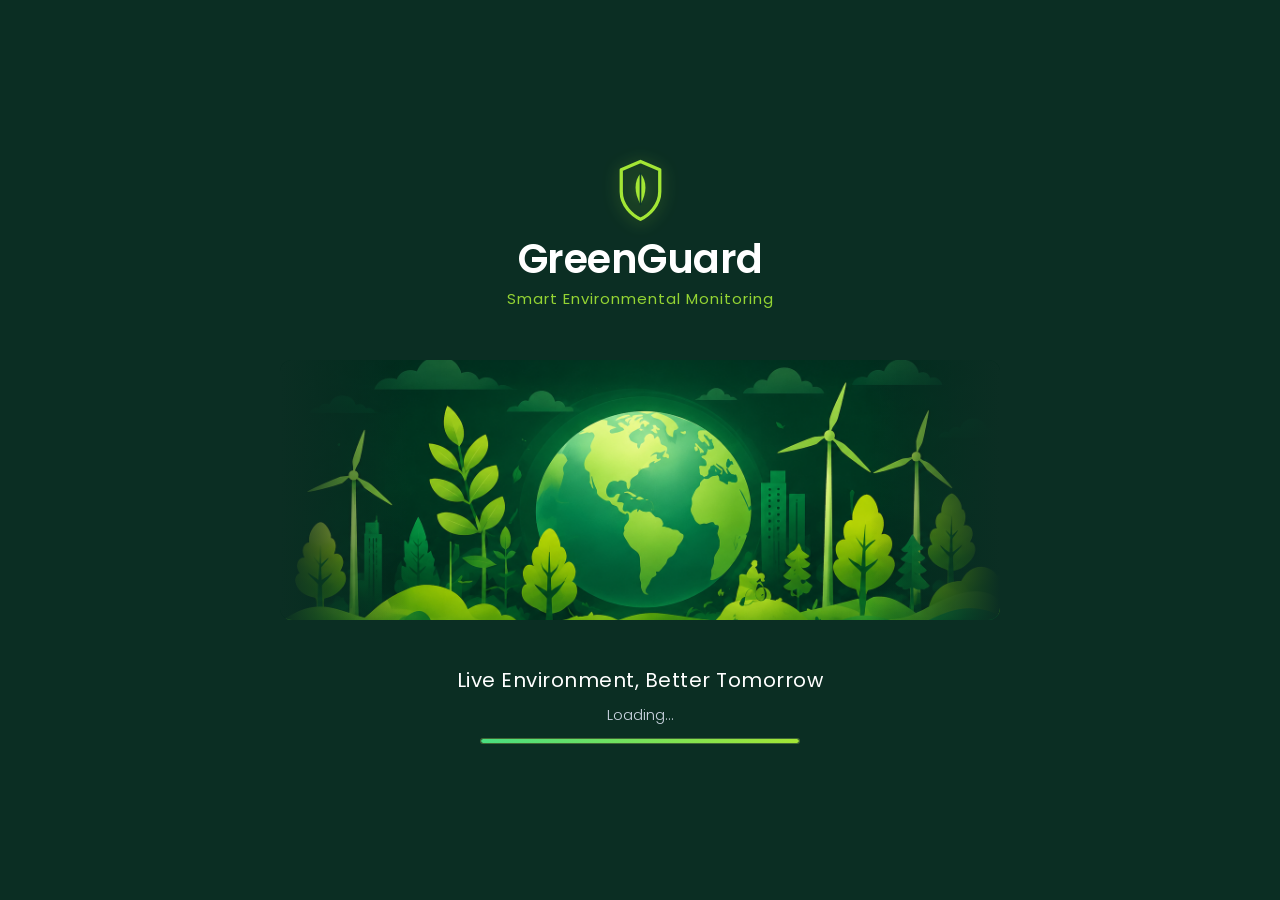
<file: index.html>
<!DOCTYPE html>
<html lang="en">

<head>
    <meta charset="UTF-8">
    <meta name="viewport" content="width=device-width, initial-scale=1.0">
    <title>GreenGuard</title>

    <!-- Google Font -->
    <link href="https://fonts.googleapis.com/css2?family=Poppins:wght@300;400;500;600;700&display=swap"
        rel="stylesheet">

    <!-- CSS -->
    <link rel="stylesheet" href="style.css">
</head>

<body>

    <div class="splash-screen">

        <!-- Logo -->
        <div class="logo-container">
            <div class="logo-box">
                <svg class="logo-svg" viewBox="0 0 100 120" xmlns="http://www.w3.org/2000/svg">
                    <!-- Shield Outline -->
                    <path d="M50 10 L15 25 V65 C15 90 35 108 50 115 C65 108 85 90 85 65 V25 L50 10 Z" fill="none"
                        stroke="#a3e635" stroke-width="6" stroke-linejoin="round" />
                    <!-- Leaf Shape -->
                    <path d="M50 32 C38 45 38 68 50 88 C62 68 62 45 50 32 Z" fill="#a3e635" />
                    <!-- Leaf center line -->
                    <path d="M50 32 V88" stroke="#0e382b" stroke-width="3" stroke-linecap="round" />
                </svg>
            </div>

            <h1>GreenGuard</h1>

            <p class="subtitle">
                Smart Environmental Monitoring
            </p>
        </div>

        <!-- Environment Image -->
        <div class="image-container">
            <img src="environment.png" class="environment" alt="Environment Illustration">
        </div>

        <!-- Tagline -->
        <h2>
            Live Environment, Better Tomorrow
        </h2>

        <!-- Loading -->
        <p class="loading-text">
            Loading...
        </p>

        <!-- Progress Bar -->
        <div class="progress-bar">
            <div class="progress"></div>
        </div>

    </div>

    <!-- Redirection Script -->
    <script>
        window.addEventListener('load', () => {
            // Redirect to welcome.html after 3 seconds (matching loading bar)
            setTimeout(() => {
                window.location.href = 'welcome.html';
            }, 3000);
        });
    </script>

</body>

</html>
</file>
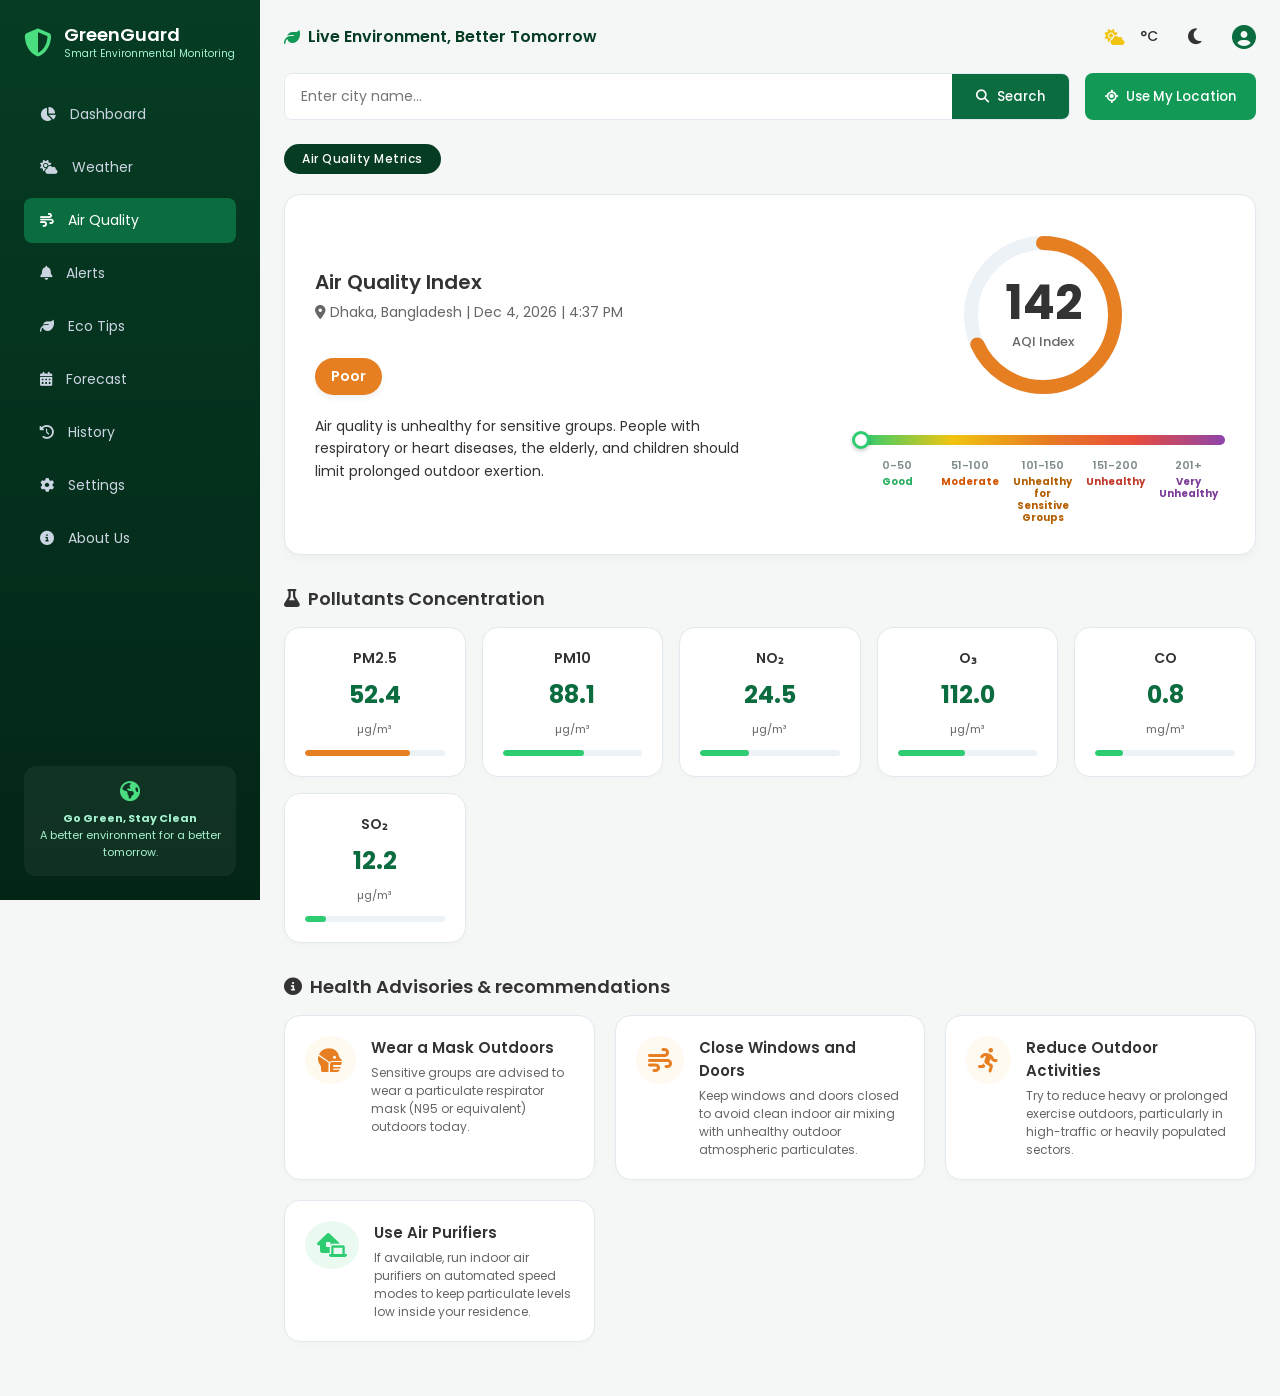
<file: airquality.html>
<!DOCTYPE html>
<html lang="en">
<head>
    <meta charset="UTF-8">
    <meta name="viewport" content="width=device-width, initial-scale=1.0">
    <title>GreenGuard - Air Quality Monitoring</title>
    <!-- Google Fonts -->
    <link href="https://fonts.googleapis.com/css2?family=Poppins:wght@300;400;500;600;700&display=swap" rel="stylesheet">
    <!-- Font Awesome Icons -->
    <link rel="stylesheet" href="https://cdnjs.cloudflare.com/ajax/libs/font-awesome/6.4.0/css/all.min.css">
    <!-- Style Sheets -->
    <link rel="stylesheet" href="homepage.css">
    <link rel="stylesheet" href="airquality.css">
</head>
<body>

    <!-- Sidebar Navigation (Same design as homepage.html) -->
    <div class="sidebar">
        <div class="logo-area">
            <i class="fa-solid fa-shield-halved"></i>
            <div class="logo-text">
                <h2>GreenGuard</h2>
                <p>Smart Environmental Monitoring</p>
            </div>
        </div>
        <ul class="menu-list">
            <li class="menu-item"><a href="homepage.html"><i class="fa-solid fa-chart-pie"></i> Dashboard</a></li>
            <li class="menu-item"><a href="weather.html"><i class="fa-solid fa-cloud-sun"></i> Weather</a></li>
            <li class="menu-item active"><a href="airquality.html"><i class="fa-solid fa-wind"></i> Air Quality</a></li>
            <li class="menu-item"><a href="alerts.html"><i class="fa-solid fa-bell"></i> Alerts</a></li>
            <li class="menu-item"><a href="tips.html"><i class="fa-solid fa-leaf"></i> Eco Tips</a></li>
            <li class="menu-item"><a href="forecast.html"><i class="fa-solid fa-calendar-days"></i> Forecast</a></li>
            <li class="menu-item"><a href="history.html"><i class="fa-solid fa-clock-rotate-left"></i> History</a></li>
            <li class="menu-item"><a href="settings.html"><i class="fa-solid fa-gear"></i> Settings</a></li>
            <li class="menu-item"><a href="about.html"><i class="fa-solid fa-circle-info"></i> About Us</a></li>
        </ul>
        <div class="sidebar-footer">
            <i class="fa-solid fa-earth-americas"></i>
            <p><strong>Go Green, Stay Clean</strong><br>A better environment for a better tomorrow.</p>
        </div>
    </div>

    <!-- Main Content Area -->
    <div class="main-content">
        <!-- Top Header (Same design as homepage.html) -->
        <div class="top-header">
            <div class="tagline">
                <i class="fa-solid fa-leaf"></i> Live Environment, Better Tomorrow
            </div>
            <div class="header-actions">
                <i class="fa-solid fa-cloud-sun" style="color: #f1c40f;"></i> <span style="font-size:14px; font-weight:500;">°C</span>
                <i class="fa-solid fa-moon theme-toggle" style="margin-left: 15px;"></i>
                <i class="fa-solid fa-circle-user user-profile" style="margin-left: 15px; color: #0a6c3f; font-size: 24px;"></i>
            </div>
        </div>

        <!-- Search Section (Same design as homepage.html) -->
        <div class="search-section">
            <div class="search-box">
                <input type="text" placeholder="Enter city name..." id="city-input">
                <button class="search-btn"><i class="fa-solid fa-magnifying-glass"></i> Search</button>
            </div>
            <button class="location-btn"><i class="fa-solid fa-location-crosshairs"></i> Use My Location</button>
        </div>

        <!-- Page Specific Title Badge -->
        <div class="page-title-badge">Air Quality Metrics</div>

        <!-- AQI Overview Section -->
        <section class="aqi-overview-card">
            <div class="aqi-details-left">
                <h3>Air Quality Index</h3>
                <p class="location" id="aqi-location-container"><i class="fa-solid fa-location-dot"></i> <span id="aqi-city-text">Dhaka, Bangladesh</span> | <span id="current-time">20 May 2025 | 02:30 PM</span></p>
                <div class="aqi-status-badge poor" id="aqi-status">Poor</div>
                <div class="aqi-summary-text" id="aqi-summary">
                    Air quality is unhealthy for sensitive groups. People with respiratory or heart diseases, the elderly, and children should limit prolonged outdoor exertion.
                </div>
            </div>

            <div class="aqi-gauge-center">
                <!-- Large AQI Circle Gauge -->
                <div class="large-aqi-gauge">
                    <svg viewBox="0 0 180 180">
                        <circle class="bg-circle" cx="90" cy="90" r="72"></circle>
                        <circle class="progress-circle" cx="90" cy="90" r="72" id="gauge-fill"></circle>
                    </svg>
                    <div class="aqi-number">
                        <h1 id="aqi-value-text">142</h1>
                        <p>AQI Index</p>
                    </div>
                </div>

                <!-- AQI Scale Bar Section matching the provided picture -->
                <div class="aqi-scale-container">
                    <div class="aqi-scale-bar-wrapper">
                        <div class="aqi-scale-bar"></div>
                        <div class="aqi-scale-indicator" id="aqi-scale-indicator"></div>
                    </div>
                    <div class="aqi-scale-labels">
                        <div class="scale-label-col good">
                            <span class="range">0-50</span>
                            <span class="label">Good</span>
                        </div>
                        <div class="scale-label-col moderate">
                            <span class="range">51-100</span>
                            <span class="label">Moderate</span>
                        </div>
                        <div class="scale-label-col sensitive">
                            <span class="range">101-150</span>
                            <span class="label">Unhealthy for<br>Sensitive Groups</span>
                        </div>
                        <div class="scale-label-col unhealthy">
                            <span class="range">151-200</span>
                            <span class="label">Unhealthy</span>
                        </div>
                        <div class="scale-label-col very-unhealthy">
                            <span class="range">201+</span>
                            <span class="label">Very Unhealthy</span>
                        </div>
                    </div>
                </div>
            </div>
        </section>

        <!-- Pollutant Values Section -->
        <section class="pollutants-section">
            <h3><i class="fa-solid fa-flask"></i> Pollutants Concentration</h3>
            <div class="pollutant-grid">
                <!-- PM2.5 -->
                <div class="pollutant-card">
                    <span class="pollutant-name">PM2.5</span>
                    <span class="val" id="pm25-val">52.4</span>
                    <span class="unit">µg/m³</span>
                    <div class="status-bar">
                        <div class="status-bar-fill warning" style="width: 75%;" id="pm25-fill"></div>
                    </div>
                </div>
                <!-- PM10 -->
                <div class="pollutant-card">
                    <span class="pollutant-name">PM10</span>
                    <span class="val" id="pm10-val">88.1</span>
                    <span class="unit">µg/m³</span>
                    <div class="status-bar">
                        <div class="status-bar-fill safe" style="width: 58%;" id="pm10-fill"></div>
                    </div>
                </div>
                <!-- NO2 -->
                <div class="pollutant-card">
                    <span class="pollutant-name">NO₂</span>
                    <span class="val" id="no2-val">24.5</span>
                    <span class="unit">µg/m³</span>
                    <div class="status-bar">
                        <div class="status-bar-fill safe" style="width: 35%;" id="no2-fill"></div>
                    </div>
                </div>
                <!-- O3 -->
                <div class="pollutant-card">
                    <span class="pollutant-name">O₃</span>
                    <span class="val" id="o3-val">112.0</span>
                    <span class="unit">µg/m³</span>
                    <div class="status-bar">
                        <div class="status-bar-fill safe" style="width: 48%;" id="o3-fill"></div>
                    </div>
                </div>
                <!-- CO -->
                <div class="pollutant-card">
                    <span class="pollutant-name">CO</span>
                    <span class="val" id="co-val">0.8</span>
                    <span class="unit">mg/m³</span>
                    <div class="status-bar">
                        <div class="status-bar-fill safe" style="width: 20%;" id="co-fill"></div>
                    </div>
                </div>
                <!-- SO2 -->
                <div class="pollutant-card">
                    <span class="pollutant-name">SO₂</span>
                    <span class="val" id="so2-val">12.2</span>
                    <span class="unit">µg/m³</span>
                    <div class="status-bar">
                        <div class="status-bar-fill safe" style="width: 15%;" id="so2-fill"></div>
                    </div>
                </div>
            </div>
        </section>

        <!-- Health Advisories Section -->
        <section class="advisories-section">
            <h3><i class="fa-solid fa-circle-info"></i> Health Advisories & recommendations</h3>
            <div class="advisory-grid">
                <!-- Mask -->
                <div class="advisory-card">
                    <div class="advisory-icon warning" id="advisory-mask-icon">
                        <i class="fa-solid fa-head-side-mask"></i>
                    </div>
                    <div class="advisory-content">
                        <h4 id="advisory-mask-title">Wear a Mask Outdoors</h4>
                        <p id="advisory-mask-desc">Sensitive groups are advised to wear a particulate respirator mask (N95 or equivalent) outdoors today.</p>
                    </div>
                </div>
                <!-- Ventilation -->
                <div class="advisory-card">
                    <div class="advisory-icon warning" id="advisory-vent-icon">
                        <i class="fa-solid fa-wind"></i>
                    </div>
                    <div class="advisory-content">
                        <h4 id="advisory-vent-title">Close Windows and Doors</h4>
                        <p id="advisory-vent-desc">Keep windows and doors closed to avoid clean indoor air mixing with unhealthy outdoor atmospheric particulates.</p>
                    </div>
                </div>
                <!-- Outdoor Exercise -->
                <div class="advisory-card">
                    <div class="advisory-icon warning" id="advisory-exercise-icon">
                        <i class="fa-solid fa-person-running"></i>
                    </div>
                    <div class="advisory-content">
                        <h4 id="advisory-exercise-title">Reduce Outdoor Activities</h4>
                        <p id="advisory-exercise-desc">Try to reduce heavy or prolonged exercise outdoors, particularly in high-traffic or heavily populated sectors.</p>
                    </div>
                </div>
                <!-- Air Purifiers -->
                <div class="advisory-card">
                    <div class="advisory-icon safe" id="advisory-purifier-icon">
                        <i class="fa-solid fa-house-laptop"></i>
                    </div>
                    <div class="advisory-content">
                        <h4 id="advisory-purifier-title">Use Air Purifiers</h4>
                        <p id="advisory-purifier-desc">If available, run indoor air purifiers on automated speed modes to keep particulate levels low inside your residence.</p>
                    </div>
                </div>
            </div>
        </section>
    </div>

    <!-- JavaScript for dynamic weather updates and timestamp -->
    <script src="utils.js"></script>
    <script src="airquality.js"></script>
</body>
</html>
</file>
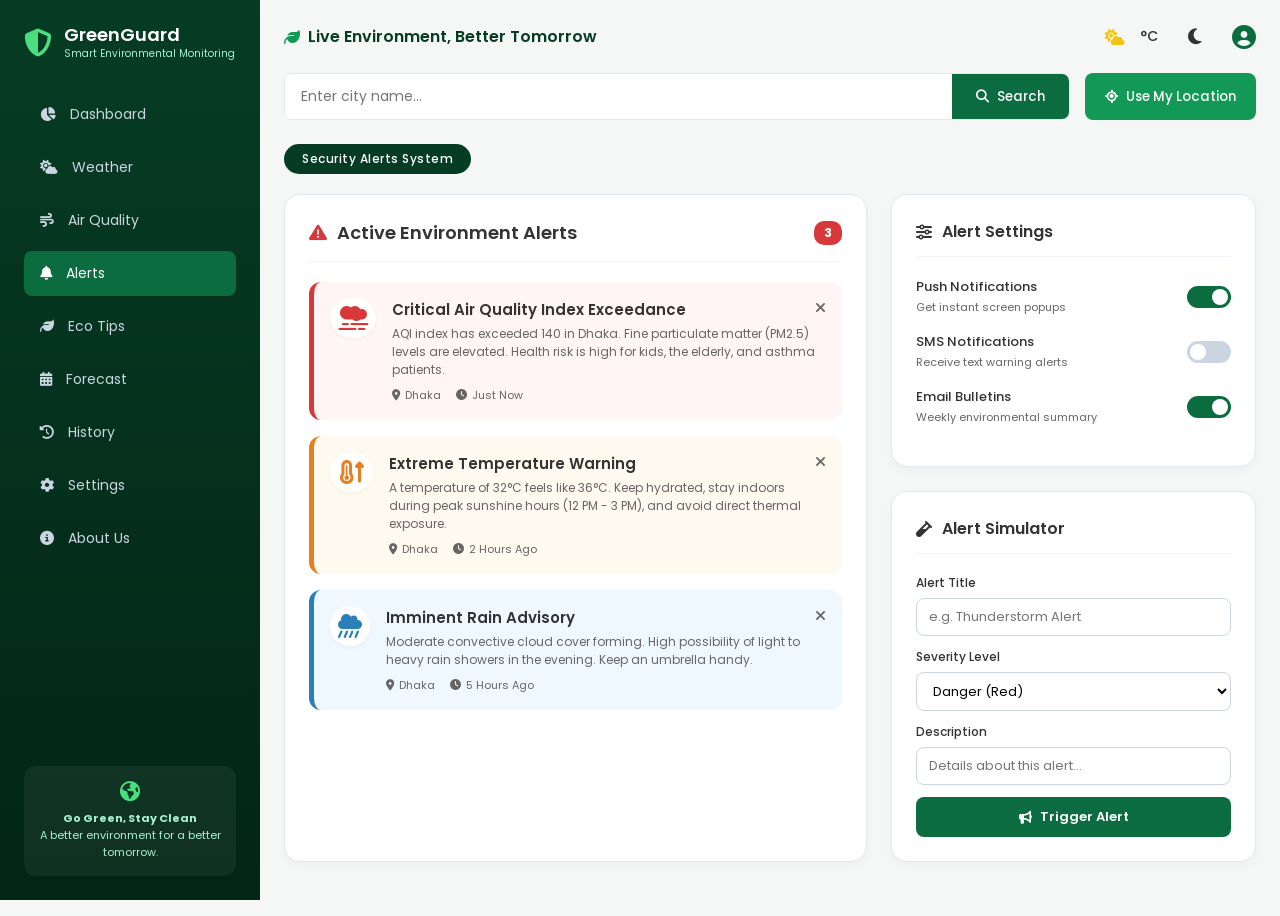
<file: alerts.html>
<!DOCTYPE html>
<html lang="en">
<head>
    <meta charset="UTF-8">
    <meta name="viewport" content="width=device-width, initial-scale=1.0">
    <title>GreenGuard - Environmental Alerts</title>
    <!-- Google Fonts -->
    <link href="https://fonts.googleapis.com/css2?family=Poppins:wght@300;400;500;600;700&display=swap" rel="stylesheet">
    <!-- Font Awesome Icons -->
    <link rel="stylesheet" href="https://cdnjs.cloudflare.com/ajax/libs/font-awesome/6.4.0/css/all.min.css">
    <!-- Style Sheets -->
    <link rel="stylesheet" href="homepage.css">
    <link rel="stylesheet" href="alerts.css">
</head>
<body>

    <!-- Sidebar Navigation (Same design as homepage.html) -->
    <div class="sidebar">
        <div class="logo-area">
            <i class="fa-solid fa-shield-halved"></i>
            <div class="logo-text">
                <h2>GreenGuard</h2>
                <p>Smart Environmental Monitoring</p>
            </div>
        </div>
        <ul class="menu-list">
            <li class="menu-item"><a href="homepage.html"><i class="fa-solid fa-chart-pie"></i> Dashboard</a></li>
            <li class="menu-item"><a href="weather.html"><i class="fa-solid fa-cloud-sun"></i> Weather</a></li>
            <li class="menu-item"><a href="airquality.html"><i class="fa-solid fa-wind"></i> Air Quality</a></li>
            <li class="menu-item active"><a href="alerts.html"><i class="fa-solid fa-bell"></i> Alerts</a></li>
            <li class="menu-item"><a href="tips.html"><i class="fa-solid fa-leaf"></i> Eco Tips</a></li>
            <li class="menu-item"><a href="forecast.html"><i class="fa-solid fa-calendar-days"></i> Forecast</a></li>
            <li class="menu-item"><a href="history.html"><i class="fa-solid fa-clock-rotate-left"></i> History</a></li>
            <li class="menu-item"><a href="settings.html"><i class="fa-solid fa-gear"></i> Settings</a></li>
            <li class="menu-item"><a href="about.html"><i class="fa-solid fa-circle-info"></i> About Us</a></li>
        </ul>
        <div class="sidebar-footer">
            <i class="fa-solid fa-earth-americas"></i>
            <p><strong>Go Green, Stay Clean</strong><br>A better environment for a better tomorrow.</p>
        </div>
    </div>

    <!-- Main Content Area -->
    <div class="main-content">
        <!-- Top Header (Same design as homepage.html) -->
        <div class="top-header">
            <div class="tagline">
                <i class="fa-solid fa-leaf"></i> Live Environment, Better Tomorrow
            </div>
            <div class="header-actions">
                <i class="fa-solid fa-cloud-sun" style="color: #f1c40f;"></i> <span style="font-size:14px; font-weight:500;">°C</span>
                <i class="fa-solid fa-moon theme-toggle" style="margin-left: 15px;"></i>
                <i class="fa-solid fa-circle-user user-profile" style="margin-left: 15px; color: #0a6c3f; font-size: 24px;"></i>
            </div>
        </div>

        <!-- Search Section (Same design as homepage.html) -->
        <div class="search-section">
            <div class="search-box">
                <input type="text" placeholder="Enter city name..." id="city-input">
                <button class="search-btn"><i class="fa-solid fa-magnifying-glass"></i> Search</button>
            </div>
            <button class="location-btn"><i class="fa-solid fa-location-crosshairs"></i> Use My Location</button>
        </div>

        <!-- Page Specific Title Badge -->
        <div class="page-title-badge">Security Alerts System</div>

        <!-- Alerts Layout Grid -->
        <div class="alerts-grid">
            <!-- Left Side: Active Alerts -->
            <section class="alerts-list-card">
                <div class="card-header-flex">
                    <h3><i class="fa-solid fa-triangle-exclamation" style="color:var(--alert-red)"></i> Active Environment Alerts</h3>
                    <span class="alerts-count" id="active-alerts-count">3</span>
                </div>
                
                <div id="alerts-container">
                    <!-- PM2.5 Danger Alert -->
                    <div class="alert-item-box danger" id="alert-1">
                        <div class="alert-item-icon">
                            <i class="fa-solid fa-smog"></i>
                        </div>
                        <div class="alert-item-details">
                            <h4>Critical Air Quality Index Exceedance</h4>
                            <p>AQI index has exceeded 140 in Dhaka. Fine particulate matter (PM2.5) levels are elevated. Health risk is high for kids, the elderly, and asthma patients.</p>
                            <div class="alert-meta">
                                <span><i class="fa-solid fa-location-dot"></i> Dhaka</span>
                                <span><i class="fa-solid fa-clock"></i> Just Now</span>
                            </div>
                        </div>
                        <button class="alert-action-btn" onclick="dismissAlert('alert-1')"><i class="fa-solid fa-xmark"></i></button>
                    </div>

                    <!-- Heat Wave Warning Alert -->
                    <div class="alert-item-box warning" id="alert-2">
                        <div class="alert-item-icon">
                            <i class="fa-solid fa-temperature-arrow-up"></i>
                        </div>
                        <div class="alert-item-details">
                            <h4>Extreme Temperature Warning</h4>
                            <p>A temperature of 32°C feels like 36°C. Keep hydrated, stay indoors during peak sunshine hours (12 PM - 3 PM), and avoid direct thermal exposure.</p>
                            <div class="alert-meta">
                                <span><i class="fa-solid fa-location-dot"></i> Dhaka</span>
                                <span><i class="fa-solid fa-clock"></i> 2 Hours Ago</span>
                            </div>
                        </div>
                        <button class="alert-action-btn" onclick="dismissAlert('alert-2')"><i class="fa-solid fa-xmark"></i></button>
                    </div>

                    <!-- Rain Forecast Info Alert -->
                    <div class="alert-item-box info" id="alert-3">
                        <div class="alert-item-icon">
                            <i class="fa-solid fa-cloud-showers-heavy"></i>
                        </div>
                        <div class="alert-item-details">
                            <h4>Imminent Rain Advisory</h4>
                            <p>Moderate convective cloud cover forming. High possibility of light to heavy rain showers in the evening. Keep an umbrella handy.</p>
                            <div class="alert-meta">
                                <span><i class="fa-solid fa-location-dot"></i> Dhaka</span>
                                <span><i class="fa-solid fa-clock"></i> 5 Hours Ago</span>
                            </div>
                        </div>
                        <button class="alert-action-btn" onclick="dismissAlert('alert-3')"><i class="fa-solid fa-xmark"></i></button>
                    </div>
                </div>
            </section>

            <!-- Right Side: Settings & Simulator -->
            <div class="sidebar-cards-container">
                <!-- Notifications Settings -->
                <section class="alerts-panel-card">
                    <h3><i class="fa-solid fa-sliders"></i> Alert Settings</h3>
                    <div class="pref-row">
                        <div class="pref-label">
                            <span>Push Notifications</span>
                            <small>Get instant screen popups</small>
                        </div>
                        <label class="switch">
                            <input type="checkbox" checked>
                            <span class="slider"></span>
                        </label>
                    </div>
                    <div class="pref-row">
                        <div class="pref-label">
                            <span>SMS Notifications</span>
                            <small>Receive text warning alerts</small>
                        </div>
                        <label class="switch">
                            <input type="checkbox">
                            <span class="slider"></span>
                        </label>
                    </div>
                    <div class="pref-row">
                        <div class="pref-label">
                            <span>Email Bulletins</span>
                            <small>Weekly environmental summary</small>
                        </div>
                        <label class="switch">
                            <input type="checkbox" checked>
                            <span class="slider"></span>
                        </label>
                    </div>
                </section>

                <!-- Alert Simulator (Developer/Admin testing) -->
                <section class="alerts-panel-card">
                    <h3><i class="fa-solid fa-vial"></i> Alert Simulator</h3>
                    <div class="simulator-form">
                        <div class="form-group">
                            <label for="sim-title">Alert Title</label>
                            <input type="text" id="sim-title" placeholder="e.g. Thunderstorm Alert">
                        </div>
                        <div class="form-group">
                            <label for="sim-severity">Severity Level</label>
                            <select id="sim-severity">
                                <option value="danger">Danger (Red)</option>
                                <option value="warning">Warning (Orange)</option>
                                <option value="info">Information (Blue)</option>
                            </select>
                        </div>
                        <div class="form-group">
                            <label for="sim-desc">Description</label>
                            <input type="text" id="sim-desc" placeholder="Details about this alert...">
                        </div>
                        <button class="btn-trigger-alert" id="btn-trigger-sim">
                            <i class="fa-solid fa-bullhorn"></i> Trigger Alert
                        </button>
                    </div>
                </section>
            </div>
        </div>
    </div>

    <!-- JavaScript for Alerts handling -->
    <script src="utils.js"></script>
    <script src="alerts.js"></script>
</body>
</html>
</file>
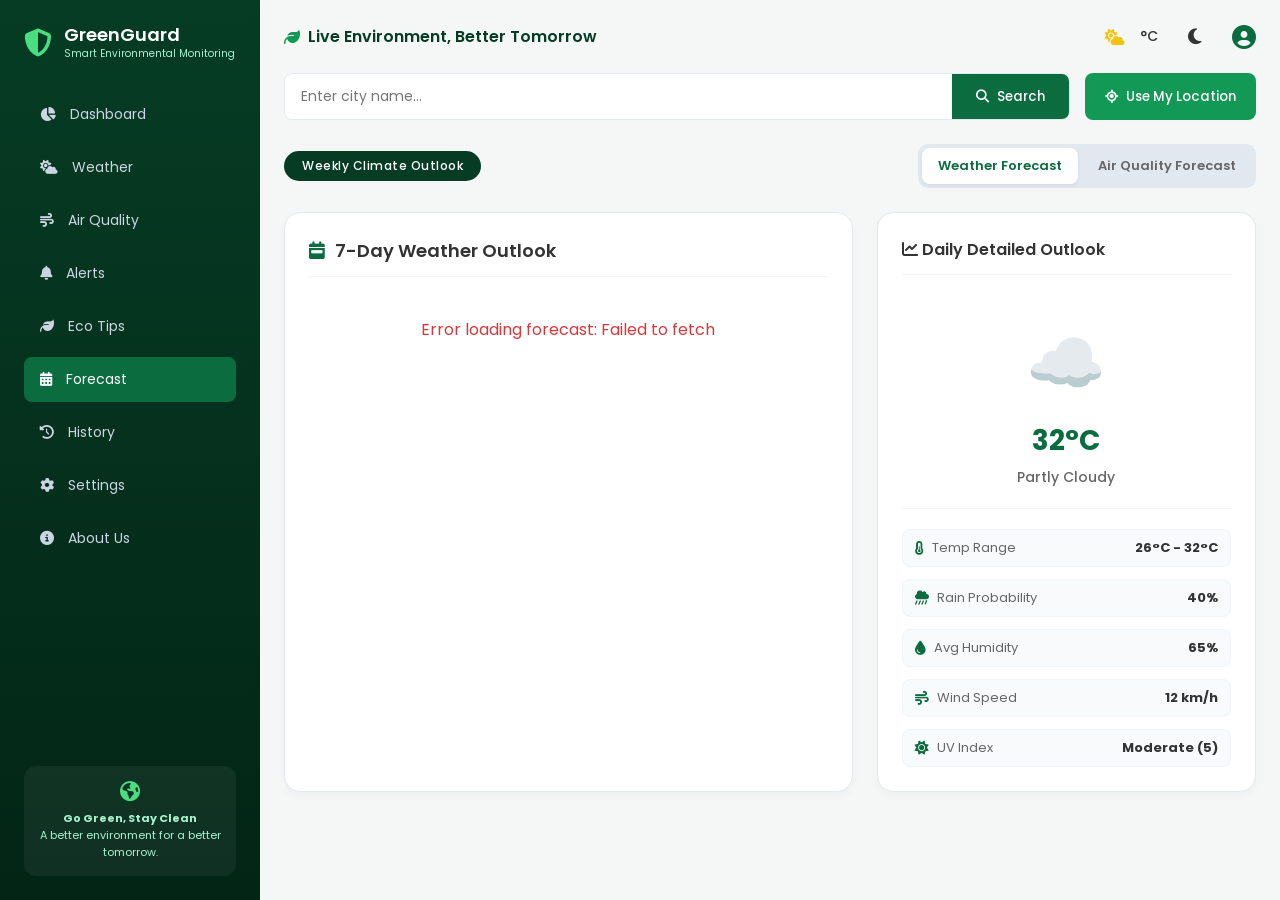
<file: forecast.html>
<!DOCTYPE html>
<html lang="en">
<head>
    <meta charset="UTF-8">
    <meta name="viewport" content="width=device-width, initial-scale=1.0">
    <title>GreenGuard - Weather & AQI Forecast</title>
    <!-- Google Fonts -->
    <link href="https://fonts.googleapis.com/css2?family=Poppins:wght@300;400;500;600;700&display=swap" rel="stylesheet">
    <!-- Font Awesome Icons -->
    <link rel="stylesheet" href="https://cdnjs.cloudflare.com/ajax/libs/font-awesome/6.4.0/css/all.min.css">
    <!-- Style Sheets -->
    <link rel="stylesheet" href="homepage.css">
    <link rel="stylesheet" href="forecast.css">
</head>
<body>

    <!-- Sidebar Navigation (Same design as homepage.html) -->
    <div class="sidebar">
        <div class="logo-area">
            <i class="fa-solid fa-shield-halved"></i>
            <div class="logo-text">
                <h2>GreenGuard</h2>
                <p>Smart Environmental Monitoring</p>
            </div>
        </div>
        <ul class="menu-list">
            <li class="menu-item"><a href="homepage.html"><i class="fa-solid fa-chart-pie"></i> Dashboard</a></li>
            <li class="menu-item"><a href="weather.html"><i class="fa-solid fa-cloud-sun"></i> Weather</a></li>
            <li class="menu-item"><a href="airquality.html"><i class="fa-solid fa-wind"></i> Air Quality</a></li>
            <li class="menu-item"><a href="alerts.html"><i class="fa-solid fa-bell"></i> Alerts</a></li>
            <li class="menu-item"><a href="tips.html"><i class="fa-solid fa-leaf"></i> Eco Tips</a></li>
            <li class="menu-item active"><a href="forecast.html"><i class="fa-solid fa-calendar-days"></i> Forecast</a></li>
            <li class="menu-item"><a href="history.html"><i class="fa-solid fa-clock-rotate-left"></i> History</a></li>
            <li class="menu-item"><a href="settings.html"><i class="fa-solid fa-gear"></i> Settings</a></li>
            <li class="menu-item"><a href="about.html"><i class="fa-solid fa-circle-info"></i> About Us</a></li>
        </ul>
        <div class="sidebar-footer">
            <i class="fa-solid fa-earth-americas"></i>
            <p><strong>Go Green, Stay Clean</strong><br>A better environment for a better tomorrow.</p>
        </div>
    </div>

    <!-- Main Content Area -->
    <div class="main-content">
        <!-- Top Header (Same design as homepage.html) -->
        <div class="top-header">
            <div class="tagline">
                <i class="fa-solid fa-leaf"></i> Live Environment, Better Tomorrow
            </div>
            <div class="header-actions">
                <i class="fa-solid fa-cloud-sun" style="color: #f1c40f;"></i> <span style="font-size:14px; font-weight:500;">°C</span>
                <i class="fa-solid fa-moon theme-toggle" style="margin-left: 15px;"></i>
                <i class="fa-solid fa-circle-user user-profile" style="margin-left: 15px; color: #0a6c3f; font-size: 24px;"></i>
            </div>
        </div>

        <!-- Search Section (Same design as homepage.html) -->
        <div class="search-section">
            <div class="search-box">
                <input type="text" placeholder="Enter city name..." id="city-input">
                <button class="search-btn"><i class="fa-solid fa-magnifying-glass"></i> Search</button>
            </div>
            <button class="location-btn"><i class="fa-solid fa-location-crosshairs"></i> Use My Location</button>
        </div>

        <!-- Page Specific Header Area -->
        <div class="forecast-header">
            <div class="page-title-badge" style="margin-bottom: 0;">Weekly Climate Outlook</div>
            
            <!-- Weather / AQI Mode Toggles -->
            <div class="forecast-tabs">
                <button class="forecast-tab-btn active" id="tab-weather">Weather Forecast</button>
                <button class="forecast-tab-btn" id="tab-aqi">Air Quality Forecast</button>
            </div>
        </div>

        <!-- Forecast Grid Layout -->
        <div class="forecast-layout">
            <!-- Left Side: 7-Day Forecast list -->
            <section class="forecast-cards-card">
                <h3 id="forecast-type-title"><i class="fa-solid fa-calendar-week" style="color:var(--primary-green)"></i> 7-Day Weather Outlook</h3>
                <div class="days-list" id="days-container">
                    <!-- Dynamic rendering done via JS. Server fallback/Static items template: -->
                    <!-- Day 1 (Active) -->
                    <div class="day-row-item active" onclick="selectDay(0)">
                        <span class="day-name">Thursday (Today)</span>
                        <span class="day-icon">☁️</span>
                        <span class="day-temp">32°C<span class="low">26°C</span></span>
                        <span class="day-precip"><i class="fa-solid fa-umbrella"></i> 40%</span>
                        <span class="day-humidity"><i class="fa-solid fa-droplet"></i> 65%</span>
                    </div>
                    <!-- Day 2 -->
                    <div class="day-row-item" onclick="selectDay(1)">
                        <span class="day-name">Friday</span>
                        <span class="day-icon">⛈️</span>
                        <span class="day-temp">30°C<span class="low">25°C</span></span>
                        <span class="day-precip"><i class="fa-solid fa-umbrella"></i> 80%</span>
                        <span class="day-humidity"><i class="fa-solid fa-droplet"></i> 85%</span>
                    </div>
                    <!-- Day 3 -->
                    <div class="day-row-item" onclick="selectDay(2)">
                        <span class="day-name">Saturday</span>
                        <span class="day-icon">🌧️</span>
                        <span class="day-temp">29°C<span class="low">24°C</span></span>
                        <span class="day-precip"><i class="fa-solid fa-umbrella"></i> 90%</span>
                        <span class="day-humidity"><i class="fa-solid fa-droplet"></i> 90%</span>
                    </div>
                    <!-- Day 4 -->
                    <div class="day-row-item" onclick="selectDay(3)">
                        <span class="day-name">Sunday</span>
                        <span class="day-icon">☀️</span>
                        <span class="day-temp">33°C<span class="low">27°C</span></span>
                        <span class="day-precip"><i class="fa-solid fa-umbrella"></i> 10%</span>
                        <span class="day-humidity"><i class="fa-solid fa-droplet"></i> 55%</span>
                    </div>
                    <!-- Day 5 -->
                    <div class="day-row-item" onclick="selectDay(4)">
                        <span class="day-name">Monday</span>
                        <span class="day-icon">☀️</span>
                        <span class="day-temp">34°C<span class="low">28°C</span></span>
                        <span class="day-precip"><i class="fa-solid fa-umbrella"></i> 5%</span>
                        <span class="day-humidity"><i class="fa-solid fa-droplet"></i> 50%</span>
                    </div>
                    <!-- Day 6 -->
                    <div class="day-row-item" onclick="selectDay(5)">
                        <span class="day-name">Tuesday</span>
                        <span class="day-icon">⛅</span>
                        <span class="day-temp">33°C<span class="low">26°C</span></span>
                        <span class="day-precip"><i class="fa-solid fa-umbrella"></i> 25%</span>
                        <span class="day-humidity"><i class="fa-solid fa-droplet"></i> 60%</span>
                    </div>
                    <!-- Day 7 -->
                    <div class="day-row-item" onclick="selectDay(6)">
                        <span class="day-name">Wednesday</span>
                        <span class="day-icon">☁️</span>
                        <span class="day-temp">31°C<span class="low">25°C</span></span>
                        <span class="day-precip"><i class="fa-solid fa-umbrella"></i> 50%</span>
                        <span class="day-humidity"><i class="fa-solid fa-droplet"></i> 70%</span>
                    </div>
                </div>
            </section>

            <!-- Right Side: Detailed metrics for selected day -->
            <section class="details-sidebar-card">
                <h3><i class="fa-solid fa-chart-line"></i> Daily Detailed Outlook</h3>
                <div id="details-container">
                    <div class="selected-day-hero">
                        <div class="hero-icon" id="detail-hero-icon">☁️</div>
                        <h2 id="detail-hero-val">32°C</h2>
                        <p id="detail-hero-desc">Partly Cloudy</p>
                    </div>

                    <div class="metrics-list" id="detail-metrics">
                        <!-- Temp Range -->
                        <div class="metric-row">
                            <span><i class="fa-solid fa-temperature-half"></i> Temp Range</span>
                            <strong id="metric-temp">26°C - 32°C</strong>
                        </div>
                        <!-- Precipitation -->
                        <div class="metric-row">
                            <span><i class="fa-solid fa-cloud-showers-heavy"></i> Rain Probability</span>
                            <strong id="metric-precip">40%</strong>
                        </div>
                        <!-- Humidity -->
                        <div class="metric-row">
                            <span><i class="fa-solid fa-droplet"></i> Avg Humidity</span>
                            <strong id="metric-humidity">65%</strong>
                        </div>
                        <!-- Wind Speed -->
                        <div class="metric-row">
                            <span><i class="fa-solid fa-wind"></i> Wind Speed</span>
                            <strong id="metric-wind">12 km/h</strong>
                        </div>
                        <!-- UV Index -->
                        <div class="metric-row">
                            <span><i class="fa-solid fa-sun"></i> UV Index</span>
                            <strong id="metric-uv">Moderate (5)</strong>
                        </div>
                    </div>
                </div>
            </section>
        </div>
    </div>

    <!-- JavaScript for Forecast functionality -->
    <script src="utils.js"></script>
    <script src="forecast.js"></script>
</body>
</html>
</file>
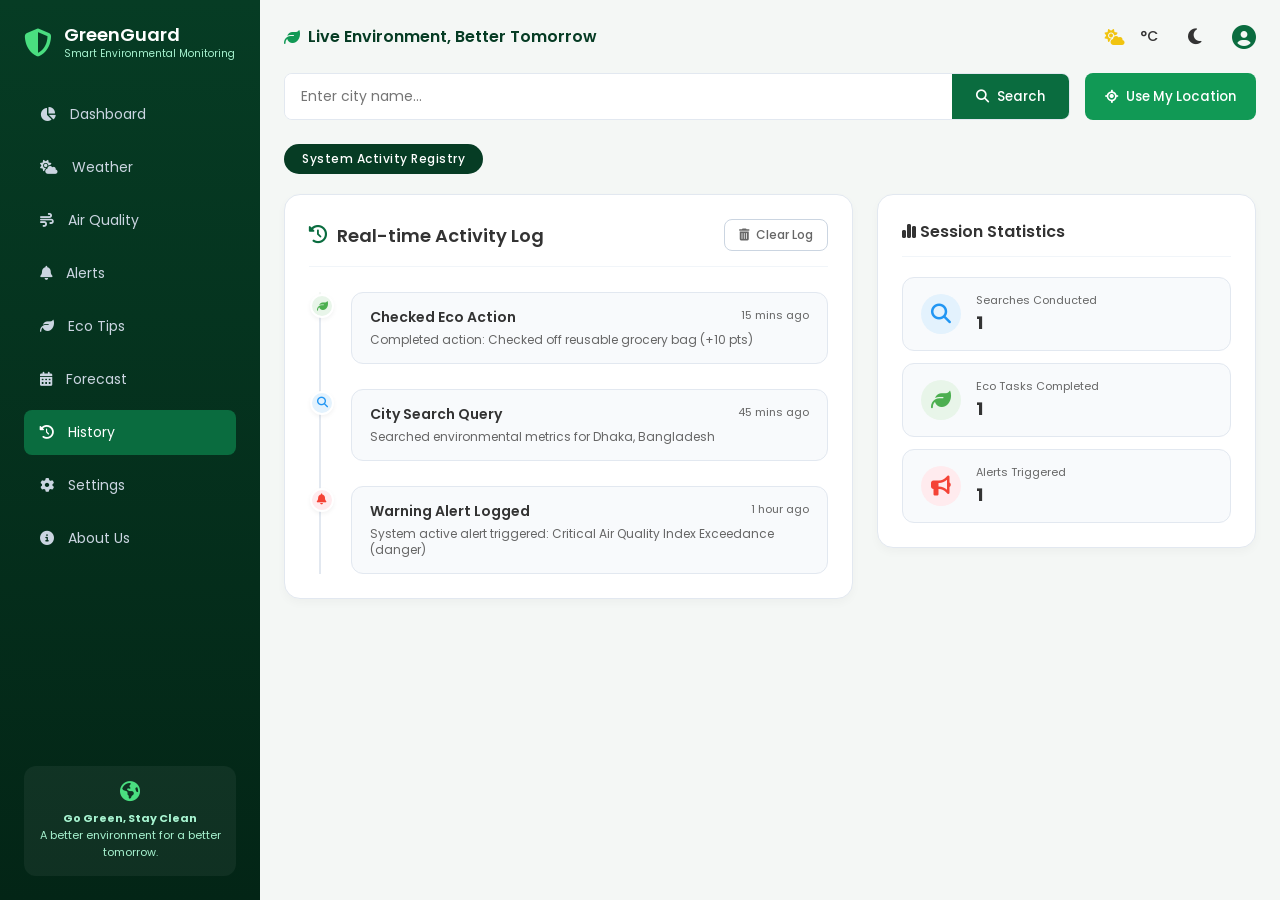
<file: history.html>
<!DOCTYPE html>
<html lang="en">
<head>
    <meta charset="UTF-8">
    <meta name="viewport" content="width=device-width, initial-scale=1.0">
    <title>GreenGuard - Activity History</title>
    <!-- Google Fonts -->
    <link href="https://fonts.googleapis.com/css2?family=Poppins:wght@300;400;500;600;700&display=swap" rel="stylesheet">
    <!-- Font Awesome Icons -->
    <link rel="stylesheet" href="https://cdnjs.cloudflare.com/ajax/libs/font-awesome/6.4.0/css/all.min.css">
    <!-- Style Sheets -->
    <link rel="stylesheet" href="homepage.css">
    <link rel="stylesheet" href="history.css">
</head>
<body>

    <!-- Sidebar Navigation (Same design as homepage.html) -->
    <div class="sidebar">
        <div class="logo-area">
            <i class="fa-solid fa-shield-halved"></i>
            <div class="logo-text">
                <h2>GreenGuard</h2>
                <p>Smart Environmental Monitoring</p>
            </div>
        </div>
        <ul class="menu-list">
            <li class="menu-item"><a href="homepage.html"><i class="fa-solid fa-chart-pie"></i> Dashboard</a></li>
            <li class="menu-item"><a href="weather.html"><i class="fa-solid fa-cloud-sun"></i> Weather</a></li>
            <li class="menu-item"><a href="airquality.html"><i class="fa-solid fa-wind"></i> Air Quality</a></li>
            <li class="menu-item"><a href="alerts.html"><i class="fa-solid fa-bell"></i> Alerts</a></li>
            <li class="menu-item"><a href="tips.html"><i class="fa-solid fa-leaf"></i> Eco Tips</a></li>
            <li class="menu-item"><a href="forecast.html"><i class="fa-solid fa-calendar-days"></i> Forecast</a></li>
            <li class="menu-item active"><a href="history.html"><i class="fa-solid fa-clock-rotate-left"></i> History</a></li>
            <li class="menu-item"><a href="settings.html"><i class="fa-solid fa-gear"></i> Settings</a></li>
            <li class="menu-item"><a href="about.html"><i class="fa-solid fa-circle-info"></i> About Us</a></li>
        </ul>
        <div class="sidebar-footer">
            <i class="fa-solid fa-earth-americas"></i>
            <p><strong>Go Green, Stay Clean</strong><br>A better environment for a better tomorrow.</p>
        </div>
    </div>

    <!-- Main Content Area -->
    <div class="main-content">
        <!-- Top Header (Same design as homepage.html) -->
        <div class="top-header">
            <div class="tagline">
                <i class="fa-solid fa-leaf"></i> Live Environment, Better Tomorrow
            </div>
            <div class="header-actions">
                <i class="fa-solid fa-cloud-sun" style="color: #f1c40f;"></i> <span style="font-size:14px; font-weight:500;">°C</span>
                <i class="fa-solid fa-moon theme-toggle" style="margin-left: 15px;"></i>
                <i class="fa-solid fa-circle-user user-profile" style="margin-left: 15px; color: #0a6c3f; font-size: 24px;"></i>
            </div>
        </div>

        <!-- Search Section (Same design as homepage.html) -->
        <div class="search-section">
            <div class="search-box">
                <input type="text" placeholder="Enter city name..." id="city-input">
                <button class="search-btn"><i class="fa-solid fa-magnifying-glass"></i> Search</button>
            </div>
            <button class="location-btn"><i class="fa-solid fa-location-crosshairs"></i> Use My Location</button>
        </div>

        <!-- Page Specific Header Area -->
        <div class="page-title-badge">System Activity Registry</div>

        <!-- History Layout Grid -->
        <div class="history-layout">
            <!-- Left Side: Interactive Timeline -->
            <section class="activity-card">
                <div class="card-header-flex">
                    <h3><i class="fa-solid fa-clock-rotate-left" style="color:var(--primary-green)"></i> Real-time Activity Log</h3>
                    <button class="btn-clear-history" id="btn-clear"><i class="fa-solid fa-trash-can"></i> Clear Log</button>
                </div>
                
                <!-- Dynamic Timeline Entries -->
                <div class="timeline-container" id="timeline-entries">
                    <!-- Loaded via JavaScript. Fallback default/empty message: -->
                    <div class="empty-history-state" id="empty-state">
                        <i class="fa-solid fa-folder-open"></i>
                        <p>No activity records found yet. Perform searches, trigger alerts, or check eco actions to populate the history registry!</p>
                    </div>
                </div>
            </section>

            <!-- Right Side: Cumulative Stats -->
            <section class="stats-sidebar-card">
                <h3><i class="fa-solid fa-chart-simple"></i> Session Statistics</h3>
                
                <!-- Total searches -->
                <div class="stat-metric-box searches">
                    <div class="stat-metric-icon">
                        <i class="fa-solid fa-magnifying-glass"></i>
                    </div>
                    <div class="stat-metric-info">
                        <span>Searches Conducted</span>
                        <strong id="stat-searches">0</strong>
                    </div>
                </div>

                <!-- Total actions check -->
                <div class="stat-metric-box actions">
                    <div class="stat-metric-icon">
                        <i class="fa-solid fa-leaf"></i>
                    </div>
                    <div class="stat-metric-info">
                        <span>Eco Tasks Completed</span>
                        <strong id="stat-actions">0</strong>
                    </div>
                </div>

                <!-- Total alerts simulated -->
                <div class="stat-metric-box alerts">
                    <div class="stat-metric-icon">
                        <i class="fa-solid fa-bullhorn"></i>
                    </div>
                    <div class="stat-metric-info">
                        <span>Alerts Triggered</span>
                        <strong id="stat-alerts">0</strong>
                    </div>
                </div>
            </section>
        </div>
    </div>

    <!-- JavaScript for History handling -->
    <script src="history.js"></script>
</body>
</html>
</file>
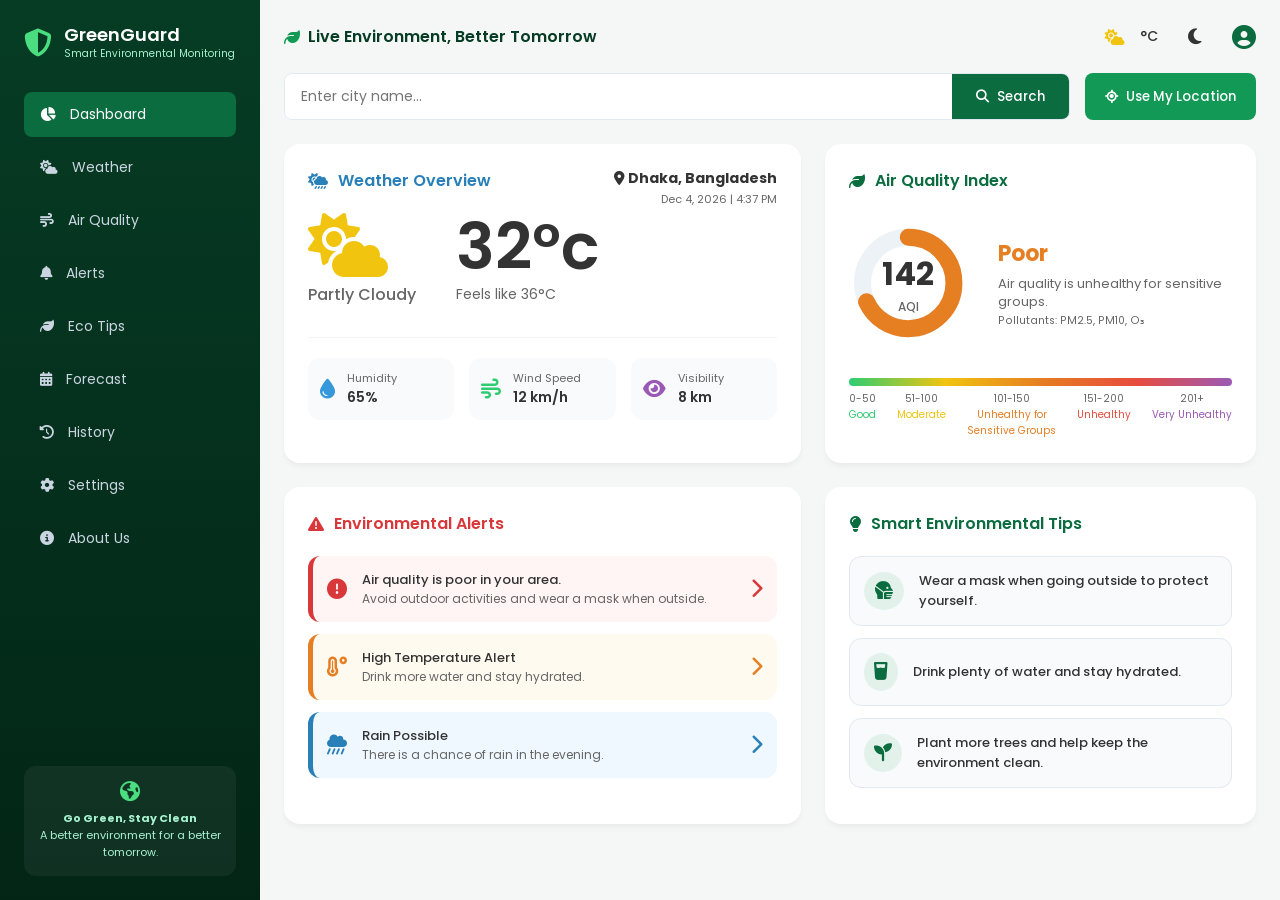
<file: homepage.html>
<!DOCTYPE html>
<html lang="en">
<head>
    <meta charset="UTF-8">
    <meta name="viewport" content="width=device-width, initial-scale=1.0">
    <title>GreenGuard - Smart Environmental Monitoring</title>
    <link href="https://fonts.googleapis.com/css2?family=Poppins:wght@300;400;500;600;700&display=swap" rel="stylesheet">
    <link rel="stylesheet" href="https://cdnjs.cloudflare.com/ajax/libs/font-awesome/6.4.0/css/all.min.css">
    <link rel="stylesheet" href="homepage.css">
</head>
<body>

    <div class="sidebar">
        <div class="logo-area">
            <i class="fa-solid fa-shield-halved"></i>
            <div class="logo-text">
                <h2>GreenGuard</h2>
                <p>Smart Environmental Monitoring</p>
            </div>
        </div>
        <ul class="menu-list">
            <li class="menu-item active"><a href="homepage.html"><i class="fa-solid fa-chart-pie"></i> Dashboard</a></li>
            <li class="menu-item"><a href="weather.html"><i class="fa-solid fa-cloud-sun"></i> Weather</a></li>
            <li class="menu-item"><a href="airquality.html"><i class="fa-solid fa-wind"></i> Air Quality</a></li>
            <li class="menu-item"><a href="alerts.html"><i class="fa-solid fa-bell"></i> Alerts</a></li>
            <li class="menu-item"><a href="tips.html"><i class="fa-solid fa-leaf"></i> Eco Tips</a></li>
            <li class="menu-item"><a href="forecast.html"><i class="fa-solid fa-calendar-days"></i> Forecast</a></li>
            <li class="menu-item"><a href="history.html"><i class="fa-solid fa-clock-rotate-left"></i> History</a></li>
            <li class="menu-item"><a href="settings.html"><i class="fa-solid fa-gear"></i> Settings</a></li>
            <li class="menu-item"><a href="about.html"><i class="fa-solid fa-circle-info"></i> About Us</a></li>
        </ul>
        <div class="sidebar-footer">
            <i class="fa-solid fa-earth-americas"></i>
            <p><strong>Go Green, Stay Clean</strong><br>A better environment for a better tomorrow.</p>
        </div>
    </div>

    <div class="main-content">
        <div class="top-header">
            <div class="tagline">
                <i class="fa-solid fa-leaf"></i> Live Environment, Better Tomorrow
            </div>
            <div class="header-actions">
                <i class="fa-solid fa-cloud-sun" style="color: #f1c40f;"></i> <span style="font-size:14px; font-weight:500;">°C</span>
                <i class="fa-solid fa-moon theme-toggle" style="margin-left: 15px;"></i>
                <i class="fa-solid fa-circle-user user-profile" style="margin-left: 15px; color: #0a6c3f; font-size: 24px;"></i>
            </div>
        </div>

        <div class="search-section">
            <div class="search-box">
                <input type="text" placeholder="Enter city name..." id="city-input">
                <button class="search-btn"><i class="fa-solid fa-magnifying-glass"></i> Search</button>
            </div>
            <button class="location-btn"><i class="fa-solid fa-location-crosshairs"></i> Use My Location</button>
        </div>

        <div class="dashboard-grid">
            
            <div class="card weather-card">
                <div class="location-info">
                    <strong id="location-text" style="color: var(--text-dark); font-size: 14px;"><i class="fa-solid fa-location-dot"></i> Dhaka, Bangladesh</strong><br>
                    <span id="current-time" style="font-size: 11px;">20 May 2025 | 02:30 PM</span>
                </div>
                <div class="card-title" style="color: #2980b9;">
                    <i class="fa-solid fa-cloud-sun-rain"></i> Weather Overview
                </div>
                <div class="weather-main">
                    <div class="weather-status">
                        <i class="fa-solid fa-cloud-sun" id="weather-status-icon"></i>
                        <p id="weather-status-desc">Partly Cloudy</p>
                    </div>
                    <div class="temp-display">
                        <h1 id="weather-temp">32°c</h1>
                        <p id="weather-feels-like">Feels like 36°C</p>
                    </div>
                </div>
                <div class="weather-details">
                    <div class="detail-item">
                        <i class="fa-solid fa-droplet" style="color:#3498db;"></i>
                        <div class="detail-info">
                            <p>Humidity</p>
                            <h4 id="weather-humidity">65%</h4>
                        </div>
                    </div>
                    <div class="detail-item">
                        <i class="fa-solid fa-wind" style="color:#2ecc71;"></i>
                        <div class="detail-info">
                            <p>Wind Speed</p>
                            <h4 id="weather-wind">12 km/h</h4>
                        </div>
                    </div>
                    <div class="detail-item">
                        <i class="fa-solid fa-eye" style="color:#9b59b6;"></i>
                        <div class="detail-info">
                            <p>Visibility</p>
                            <h4 id="weather-visibility">8 km</h4>
                        </div>
                    </div>
                </div>
            </div>

            <div class="card aqi-card">
                <div class="card-title" style="color: var(--primary-green);">
                    <i class="fa-solid fa-leaf"></i> Air Quality Index
                </div>
                <div class="aqi-container">
                    <div class="aqi-gauge">
                        <svg viewBox="0 0 140 140">
                            <circle class="bg-circle" cx="70" cy="70" r="54"></circle>
                            <circle class="progress-circle" cx="70" cy="70" r="54" id="homepage-aqi-fill"></circle>
                        </svg>
                        <div class="aqi-value">
                            <h2 id="homepage-aqi-val">142</h2>
                            <p>AQI</p>
                        </div>
                    </div>
                    <div class="aqi-status">
                        <h3 id="homepage-aqi-desc">Poor</h3>
                        <p id="homepage-aqi-pollutants">Air quality is unhealthy for sensitive groups.<br><small style="color:var(--text-muted)">Pollutants: PM2.5, PM10, O₃</small></p>
                    </div>
                </div>
                <div class="aqi-scale">
                    <div class="scale-bar"></div>
                    <div class="scale-labels">
                        <div>0-50<br><span style="color:#2ecc71">Good</span></div>
                        <div>51-100<br><span style="color:#f1c40f">Moderate</span></div>
                        <div>101-150<br><span style="color:#e67e22">Unhealthy for<br>Sensitive Groups</span></div>
                        <div>151-200<br><span style="color:#e74c3c">Unhealthy</span></div>
                        <div>201+<br><span style="color:#9b59b6">Very Unhealthy</span></div>
                    </div>
                </div>
            </div>

            <div class="card">
                <div class="card-title" style="color: var(--alert-red);">
                    <i class="fa-solid fa-triangle-exclamation"></i> Environmental Alerts
                </div>
                
                <div id="homepage-alerts-container">
                    <div class="alert-item danger">
                        <i class="fa-solid fa-circle-exclamation"></i>
                        <div class="alert-text">
                            <h4>Air quality is poor in your area.</h4>
                            <p>Avoid outdoor activities and wear a mask when outside.</p>
                        </div>
                        <i class="fa-solid fa-chevron-right arrow-right"></i>
                    </div>

                    <div class="alert-item warning">
                        <i class="fa-solid fa-temperature-high"></i>
                        <div class="alert-text">
                            <h4>High Temperature Alert</h4>
                            <p>Drink more water and stay hydrated.</p>
                        </div>
                        <i class="fa-solid fa-chevron-right arrow-right"></i>
                    </div>

                    <div class="alert-item info">
                        <i class="fa-solid fa-cloud-showers-heavy"></i>
                        <div class="alert-text">
                            <h4>Rain Possible</h4>
                            <p>There is a chance of rain in the evening.</p>
                        </div>
                        <i class="fa-solid fa-chevron-right arrow-right"></i>
                    </div>
                </div>
            </div>

            <div class="card">
                <div class="card-title" style="color: var(--primary-green);">
                    <i class="fa-solid fa-lightbulb"></i> Smart Environmental Tips
                </div>
                
                <div class="tip-item">
                    <i class="fa-solid fa-head-side-mask"></i>
                    <div class="tip-text">
                        <p>Wear a mask when going outside to protect yourself.</p>
                    </div>
                </div>

                <div class="tip-item">
                    <i class="fa-solid fa-glass-water"></i>
                    <div class="tip-text">
                        <p>Drink plenty of water and stay hydrated.</p>
                    </div>
                </div>

                <div class="tip-item">
                    <i class="fa-solid fa-seedling"></i>
                    <div class="tip-text">
                        <p>Plant more trees and help keep the environment clean.</p>
                    </div>
                </div>
            </div>

        </div>
    </div>

    <script src="utils.js"></script>
    <script src="homepage.js"></script>
</body>
</html>
</file>
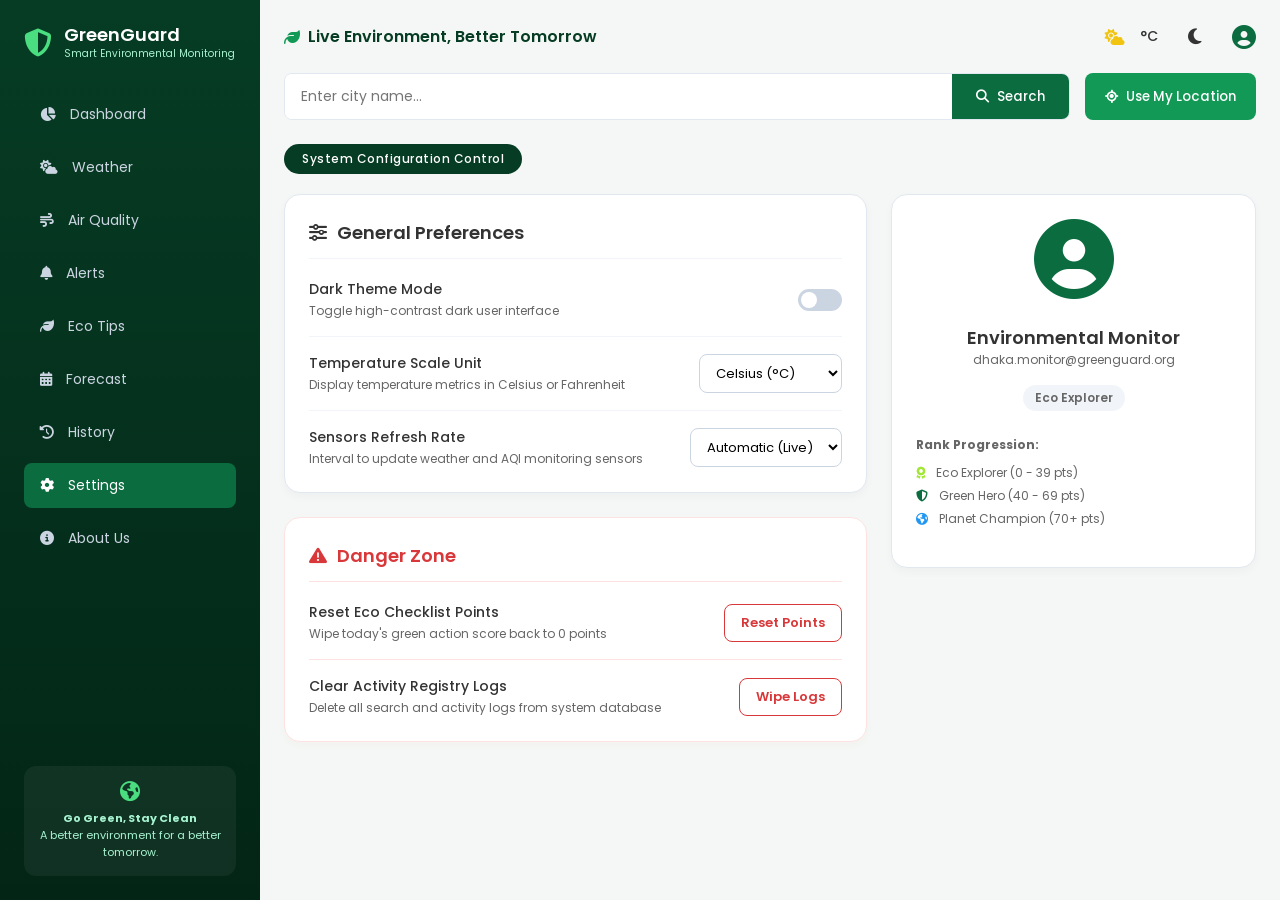
<file: settings.html>
<!DOCTYPE html>
<html lang="en">

<head>
    <meta charset="UTF-8">
    <meta name="viewport" content="width=device-width, initial-scale=1.0">
    <title>GreenGuard - Settings Panel</title>
    <!-- Google Fonts -->
    <link href="https://fonts.googleapis.com/css2?family=Poppins:wght@300;400;500;600;700&display=swap"
        rel="stylesheet">
    <!-- Font Awesome Icons -->
    <link rel="stylesheet" href="https://cdnjs.cloudflare.com/ajax/libs/font-awesome/6.4.0/css/all.min.css">
    <!-- Style Sheets -->
    <link rel="stylesheet" href="homepage.css">
    <link rel="stylesheet" href="settings.css">
</head>

<body>

    <!-- Sidebar Navigation (Same design as homepage.html) -->
    <div class="sidebar">
        <div class="logo-area">
            <i class="fa-solid fa-shield-halved"></i>
            <div class="logo-text">
                <h2>GreenGuard</h2>
                <p>Smart Environmental Monitoring</p>
            </div>
        </div>
        <ul class="menu-list">
            <li class="menu-item"><a href="homepage.html"><i class="fa-solid fa-chart-pie"></i> Dashboard</a></li>
            <li class="menu-item"><a href="weather.html"><i class="fa-solid fa-cloud-sun"></i> Weather</a></li>
            <li class="menu-item"><a href="airquality.html"><i class="fa-solid fa-wind"></i> Air Quality</a></li>
            <li class="menu-item"><a href="alerts.html"><i class="fa-solid fa-bell"></i> Alerts</a></li>
            <li class="menu-item"><a href="tips.html"><i class="fa-solid fa-leaf"></i> Eco Tips</a></li>
            <li class="menu-item"><a href="forecast.html"><i class="fa-solid fa-calendar-days"></i> Forecast</a></li>
            <li class="menu-item"><a href="history.html"><i class="fa-solid fa-clock-rotate-left"></i> History</a></li>
            <li class="menu-item active"><a href="settings.html"><i class="fa-solid fa-gear"></i> Settings</a></li>
            <li class="menu-item"><a href="about.html"><i class="fa-solid fa-circle-info"></i> About Us</a></li>
        </ul>
        <div class="sidebar-footer">
            <i class="fa-solid fa-earth-americas"></i>
            <p><strong>Go Green, Stay Clean</strong><br>A better environment for a better tomorrow.</p>
        </div>
    </div>

    <!-- Main Content Area -->
    <div class="main-content">
        <!-- Top Header (Same design as homepage.html) -->
        <div class="top-header">
            <div class="tagline">
                <i class="fa-solid fa-leaf"></i> Live Environment, Better Tomorrow
            </div>
            <div class="header-actions">
                <i class="fa-solid fa-cloud-sun" style="color: #f1c40f;"></i> <span
                    style="font-size:14px; font-weight:500;">°C</span>
                <i class="fa-solid fa-moon theme-toggle" style="margin-left: 15px;"></i>
                <i class="fa-solid fa-circle-user user-profile"
                    style="margin-left: 15px; color: #0a6c3f; font-size: 24px;"></i>
            </div>
        </div>

        <!-- Search Section (Same design as homepage.html) -->
        <div class="search-section">
            <div class="search-box">
                <input type="text" placeholder="Enter city name..." id="city-input">
                <button class="search-btn"><i class="fa-solid fa-magnifying-glass"></i> Search</button>
            </div>
            <button class="location-btn"><i class="fa-solid fa-location-crosshairs"></i> Use My Location</button>
        </div>

        <!-- Page Specific Header Area -->
        <div class="page-title-badge">System Configuration Control</div>

        <!-- Settings Layout Grid -->
        <div class="settings-grid">
            <!-- Left Column: Preference Panels -->
            <div>
                <!-- Preferences Card -->
                <section class="settings-card">
                    <h3><i class="fa-solid fa-sliders"></i> General Preferences</h3>

                    <!-- Theme Mode -->
                    <div class="settings-row">
                        <div class="settings-info">
                            <span>Dark Theme Mode</span>
                            <p>Toggle high-contrast dark user interface</p>
                        </div>
                        <label class="switch">
                            <input type="checkbox" id="toggle-dark-mode">
                            <span class="slider"></span>
                        </label>
                    </div>

                    <!-- Temp Unit selection -->
                    <div class="settings-row">
                        <div class="settings-info">
                            <span>Temperature Scale Unit</span>
                            <p>Display temperature metrics in Celsius or Fahrenheit</p>
                        </div>
                        <select class="settings-select" id="select-temp-unit">
                            <option value="celsius">Celsius (°C)</option>
                            <option value="fahrenheit">Fahrenheit (°F)</option>
                        </select>
                    </div>

                    <!-- Auto Refresh Interval -->
                    <div class="settings-row">
                        <div class="settings-info">
                            <span>Sensors Refresh Rate</span>
                            <p>Interval to update weather and AQI monitoring sensors</p>
                        </div>
                        <select class="settings-select" id="select-refresh-rate">
                            <option value="auto">Automatic (Live)</option>
                            <option value="5m">Every 5 Minutes</option>
                            <option value="15m">Every 15 Minutes</option>
                            <option value="1h">Every 1 Hour</option>
                        </select>
                    </div>
                </section>

                <!-- Danger Zone Card -->
                <section class="danger-zone-card">
                    <h3><i class="fa-solid fa-triangle-exclamation"></i> Danger Zone</h3>

                    <!-- Reset points -->
                    <div class="danger-row">
                        <div class="settings-info">
                            <span>Reset Eco Checklist Points</span>
                            <p>Wipe today's green action score back to 0 points</p>
                        </div>
                        <button class="btn-danger-outline" id="btn-reset-points">Reset Points</button>
                    </div>

                    <!-- Wipe activity logs -->
                    <div class="danger-row">
                        <div class="settings-info">
                            <span>Clear Activity Registry Logs</span>
                            <p>Delete all search and activity logs from system database</p>
                        </div>
                        <button class="btn-danger-outline" id="btn-clear-logs">Wipe Logs</button>
                    </div>
                </section>
            </div>

            <!-- Right Column: User Profile Panel -->
            <div>
                <section class="profile-card">
                    <div class="profile-avatar-container">
                        <div class="profile-avatar">
                            <i class="fa-solid fa-circle-user"></i>
                        </div>
                    </div>
                    <h4>Environmental Monitor</h4>
                    <p>dhaka.monitor@greenguard.org</p>
                    <div class="profile-badge-green" id="profile-rank">Eco Explorer</div>

                    <div style="margin-top: 25px; text-align: left; font-size: 13px; color: var(--text-muted);">
                        <p style="margin-bottom: 10px;"><strong>Rank Progression:</strong></p>
                        <p style="margin-bottom: 5px;"><i class="fa-solid fa-award"
                                style="color:#a3e635; margin-right: 8px;"></i> Eco Explorer (0 - 39 pts)</p>
                        <p style="margin-bottom: 5px;"><i class="fa-solid fa-shield-halved"
                                style="color:var(--primary-green); margin-right: 8px;"></i> Green Hero (40 - 69 pts)</p>
                        <p><i class="fa-solid fa-earth-americas" style="color:#2196f3; margin-right: 8px;"></i> Planet
                            Champion (70+ pts)</p>
                    </div>
                </section>
            </div>
        </div>
    </div>

    <!-- JavaScript for Settings handling -->
    <script src="settings.js"></script>
</body>

</html>
</file>
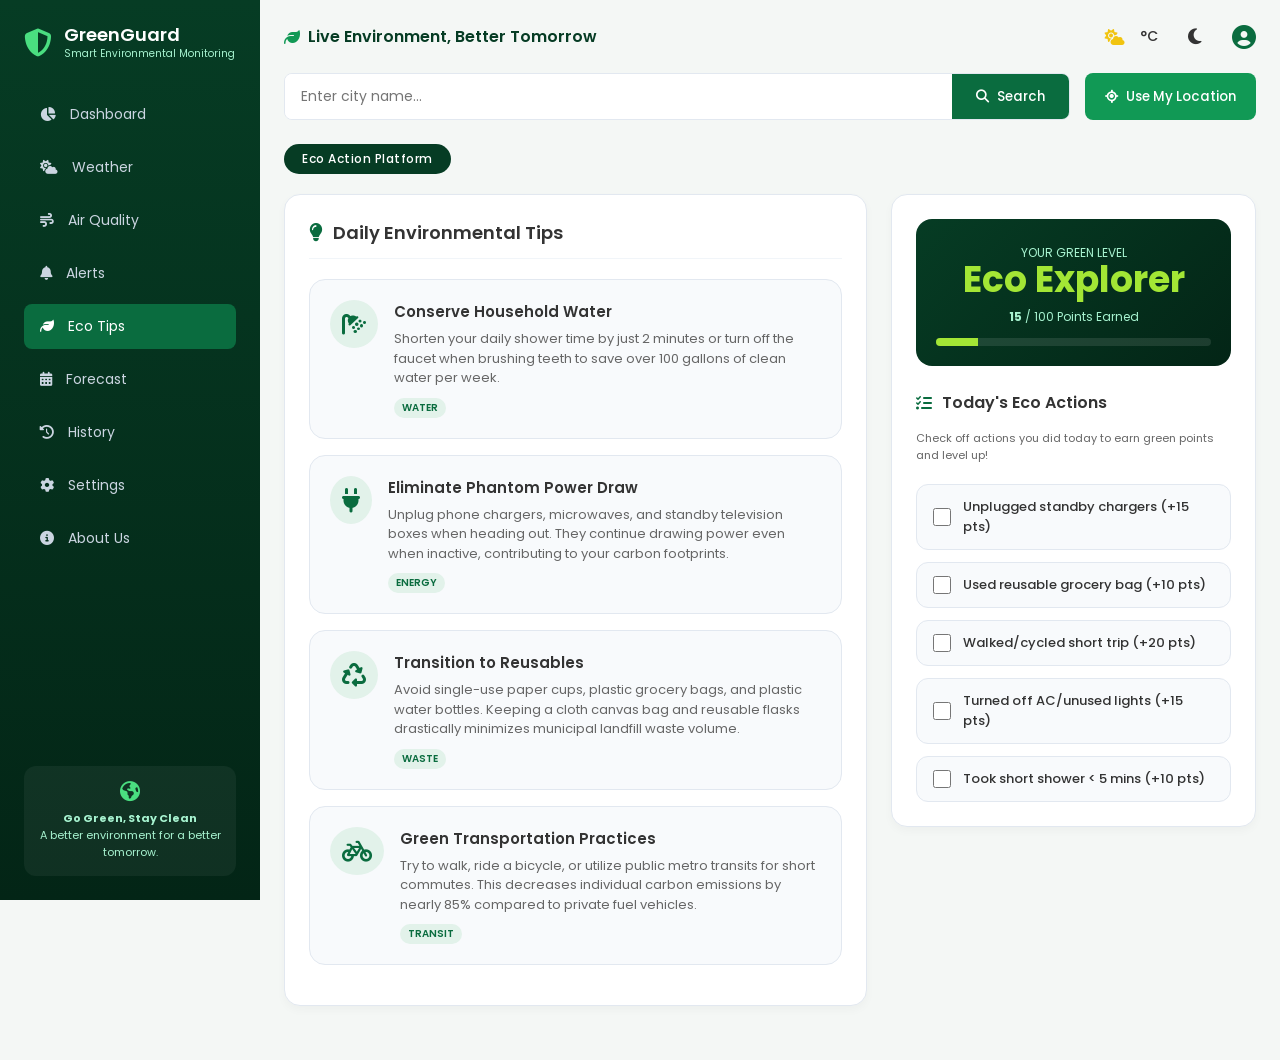
<file: tips.html>
<!DOCTYPE html>
<html lang="en">
<head>
    <meta charset="UTF-8">
    <meta name="viewport" content="width=device-width, initial-scale=1.0">
    <title>GreenGuard - Smart Eco Tips</title>
    <!-- Google Fonts -->
    <link href="https://fonts.googleapis.com/css2?family=Poppins:wght@300;400;500;600;700&display=swap" rel="stylesheet">
    <!-- Font Awesome Icons -->
    <link rel="stylesheet" href="https://cdnjs.cloudflare.com/ajax/libs/font-awesome/6.4.0/css/all.min.css">
    <!-- Style Sheets -->
    <link rel="stylesheet" href="homepage.css">
    <link rel="stylesheet" href="tips.css">
</head>
<body>

    <!-- Sidebar Navigation (Same design as homepage.html) -->
    <div class="sidebar">
        <div class="logo-area">
            <i class="fa-solid fa-shield-halved"></i>
            <div class="logo-text">
                <h2>GreenGuard</h2>
                <p>Smart Environmental Monitoring</p>
            </div>
        </div>
        <ul class="menu-list">
            <li class="menu-item"><a href="homepage.html"><i class="fa-solid fa-chart-pie"></i> Dashboard</a></li>
            <li class="menu-item"><a href="weather.html"><i class="fa-solid fa-cloud-sun"></i> Weather</a></li>
            <li class="menu-item"><a href="airquality.html"><i class="fa-solid fa-wind"></i> Air Quality</a></li>
            <li class="menu-item"><a href="alerts.html"><i class="fa-solid fa-bell"></i> Alerts</a></li>
            <li class="menu-item active"><a href="tips.html"><i class="fa-solid fa-leaf"></i> Eco Tips</a></li>
            <li class="menu-item"><a href="forecast.html"><i class="fa-solid fa-calendar-days"></i> Forecast</a></li>
            <li class="menu-item"><a href="history.html"><i class="fa-solid fa-clock-rotate-left"></i> History</a></li>
            <li class="menu-item"><a href="settings.html"><i class="fa-solid fa-gear"></i> Settings</a></li>
            <li class="menu-item"><a href="about.html"><i class="fa-solid fa-circle-info"></i> About Us</a></li>
        </ul>
        <div class="sidebar-footer">
            <i class="fa-solid fa-earth-americas"></i>
            <p><strong>Go Green, Stay Clean</strong><br>A better environment for a better tomorrow.</p>
        </div>
    </div>

    <!-- Main Content Area -->
    <div class="main-content">
        <!-- Top Header (Same design as homepage.html) -->
        <div class="top-header">
            <div class="tagline">
                <i class="fa-solid fa-leaf"></i> Live Environment, Better Tomorrow
            </div>
            <div class="header-actions">
                <i class="fa-solid fa-cloud-sun" style="color: #f1c40f;"></i> <span style="font-size:14px; font-weight:500;">°C</span>
                <i class="fa-solid fa-moon theme-toggle" style="margin-left: 15px;"></i>
                <i class="fa-solid fa-circle-user user-profile" style="margin-left: 15px; color: #0a6c3f; font-size: 24px;"></i>
            </div>
        </div>

        <!-- Search Section (Same design as homepage.html) -->
        <div class="search-section">
            <div class="search-box">
                <input type="text" placeholder="Enter city name..." id="city-input">
                <button class="search-btn"><i class="fa-solid fa-magnifying-glass"></i> Search</button>
            </div>
            <button class="location-btn"><i class="fa-solid fa-location-crosshairs"></i> Use My Location</button>
        </div>

        <!-- Page Specific Title Badge -->
        <div class="page-title-badge">Eco Action Platform</div>

        <!-- Tips Layout Grid -->
        <div class="tips-grid">
            <!-- Left Side: Daily Eco Tips -->
            <section class="tips-list-card">
                <h3><i class="fa-solid fa-lightbulb" style="color:var(--primary-green)"></i> Daily Environmental Tips</h3>
                
                <!-- Tip 1 -->
                <div class="tip-box-item">
                    <div class="tip-icon">
                        <i class="fa-solid fa-shower"></i>
                    </div>
                    <div class="tip-details">
                        <h4>Conserve Household Water</h4>
                        <p>Shorten your daily shower time by just 2 minutes or turn off the faucet when brushing teeth to save over 100 gallons of clean water per week.</p>
                        <span class="tip-category-tag">Water</span>
                    </div>
                </div>

                <!-- Tip 2 -->
                <div class="tip-box-item">
                    <div class="tip-icon">
                        <i class="fa-solid fa-plug"></i>
                    </div>
                    <div class="tip-details">
                        <h4>Eliminate Phantom Power Draw</h4>
                        <p>Unplug phone chargers, microwaves, and standby television boxes when heading out. They continue drawing power even when inactive, contributing to your carbon footprints.</p>
                        <span class="tip-category-tag">Energy</span>
                    </div>
                </div>

                <!-- Tip 3 -->
                <div class="tip-box-item">
                    <div class="tip-icon">
                        <i class="fa-solid fa-recycle"></i>
                    </div>
                    <div class="tip-details">
                        <h4>Transition to Reusables</h4>
                        <p>Avoid single-use paper cups, plastic grocery bags, and plastic water bottles. Keeping a cloth canvas bag and reusable flasks drastically minimizes municipal landfill waste volume.</p>
                        <span class="tip-category-tag">Waste</span>
                    </div>
                </div>

                <!-- Tip 4 -->
                <div class="tip-box-item">
                    <div class="tip-icon">
                        <i class="fa-solid fa-bicycle"></i>
                    </div>
                    <div class="tip-details">
                        <h4>Green Transportation Practices</h4>
                        <p>Try to walk, ride a bicycle, or utilize public metro transits for short commutes. This decreases individual carbon emissions by nearly 85% compared to private fuel vehicles.</p>
                        <span class="tip-category-tag">Transit</span>
                    </div>
                </div>
            </section>

            <!-- Right Side: Green Checklist & Score Tracker -->
            <section class="green-checklist-card">
                <!-- Eco Score tracker -->
                <div class="eco-score-tracker">
                    <p>YOUR GREEN LEVEL</p>
                    <h2>Eco Explorer</h2>
                    <p style="margin-top: 10px;"><strong id="pts-count">15</strong> / 100 Points Earned</p>
                    <div class="score-progress-bar">
                        <div class="score-progress-fill" id="pts-progress" style="width: 15%;"></div>
                    </div>
                </div>

                <!-- Checklist title -->
                <h3><i class="fa-solid fa-list-check" style="color:var(--primary-green)"></i> Today's Eco Actions</h3>
                <p style="font-size: 11px; color: var(--text-muted); margin-bottom: 15px;">Check off actions you did today to earn green points and level up!</p>

                <!-- Checklist boxes -->
                <div class="checklist-items">
                    <!-- Action 1 -->
                    <label class="action-checkbox-item" id="chk-item-1">
                        <input type="checkbox" class="action-chk" data-points="15" onchange="toggleActionItem('chk-item-1')">
                        <span class="action-checkbox-text">Unplugged standby chargers (+15 pts)</span>
                    </label>

                    <!-- Action 2 -->
                    <label class="action-checkbox-item" id="chk-item-2">
                        <input type="checkbox" class="action-chk" data-points="10" onchange="toggleActionItem('chk-item-2')">
                        <span class="action-checkbox-text">Used reusable grocery bag (+10 pts)</span>
                    </label>

                    <!-- Action 3 -->
                    <label class="action-checkbox-item" id="chk-item-3">
                        <input type="checkbox" class="action-chk" data-points="20" onchange="toggleActionItem('chk-item-3')">
                        <span class="action-checkbox-text">Walked/cycled short trip (+20 pts)</span>
                    </label>

                    <!-- Action 4 -->
                    <label class="action-checkbox-item" id="chk-item-4">
                        <input type="checkbox" class="action-chk" data-points="15" onchange="toggleActionItem('chk-item-4')">
                        <span class="action-checkbox-text">Turned off AC/unused lights (+15 pts)</span>
                    </label>

                    <!-- Action 5 -->
                    <label class="action-checkbox-item" id="chk-item-5">
                        <input type="checkbox" class="action-chk" data-points="10" onchange="toggleActionItem('chk-item-5')">
                        <span class="action-checkbox-text">Took short shower < 5 mins (+10 pts)</span>
                    </label>
                </div>
            </section>
        </div>
    </div>

    <!-- JavaScript for Eco Tips handling -->
    <script src="tips.js"></script>
</body>
</html>
</file>
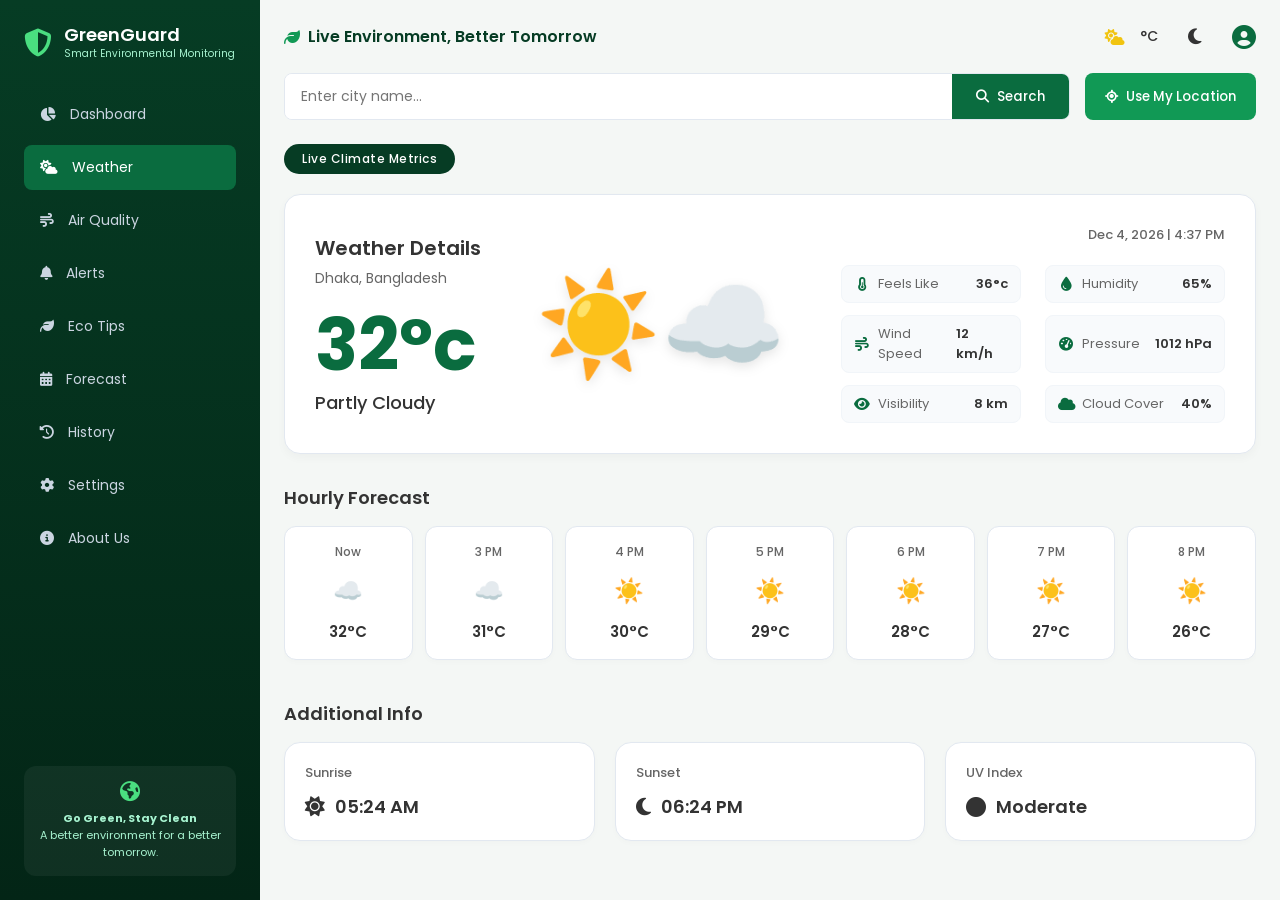
<file: weather.html>
<!DOCTYPE html>
<html lang="en">
<head>
    <meta charset="UTF-8">
    <meta name="viewport" content="width=device-width, initial-scale=1.0">
    <title>GreenGuard - Weather Monitoring Dashboard</title>
    <!-- Google Fonts -->
    <link href="https://fonts.googleapis.com/css2?family=Poppins:wght@300;400;500;600;700&display=swap" rel="stylesheet">
    <!-- Font Awesome Icons -->
    <link rel="stylesheet" href="https://cdnjs.cloudflare.com/ajax/libs/font-awesome/6.4.0/css/all.min.css">
    <!-- Style Sheets -->
    <link rel="stylesheet" href="homepage.css">
    <link rel="stylesheet" href="weather.css">
</head>
<body>

    <!-- Sidebar Navigation (Same design as homepage.html) -->
    <div class="sidebar">
        <div class="logo-area">
            <i class="fa-solid fa-shield-halved"></i>
            <div class="logo-text">
                <h2>GreenGuard</h2>
                <p>Smart Environmental Monitoring</p>
            </div>
        </div>
        <ul class="menu-list">
            <li class="menu-item"><a href="homepage.html"><i class="fa-solid fa-chart-pie"></i> Dashboard</a></li>
            <li class="menu-item active"><a href="weather.html"><i class="fa-solid fa-cloud-sun"></i> Weather</a></li>
            <li class="menu-item"><a href="airquality.html"><i class="fa-solid fa-wind"></i> Air Quality</a></li>
            <li class="menu-item"><a href="alerts.html"><i class="fa-solid fa-bell"></i> Alerts</a></li>
            <li class="menu-item"><a href="tips.html"><i class="fa-solid fa-leaf"></i> Eco Tips</a></li>
            <li class="menu-item"><a href="forecast.html"><i class="fa-solid fa-calendar-days"></i> Forecast</a></li>
            <li class="menu-item"><a href="history.html"><i class="fa-solid fa-clock-rotate-left"></i> History</a></li>
            <li class="menu-item"><a href="settings.html"><i class="fa-solid fa-gear"></i> Settings</a></li>
            <li class="menu-item"><a href="about.html"><i class="fa-solid fa-circle-info"></i> About Us</a></li>
        </ul>
        <div class="sidebar-footer">
            <i class="fa-solid fa-earth-americas"></i>
            <p><strong>Go Green, Stay Clean</strong><br>A better environment for a better tomorrow.</p>
        </div>
    </div>

    <!-- Main Content Area -->
    <div class="main-content">
        <!-- Top Header (Same design as homepage.html) -->
        <div class="top-header">
            <div class="tagline">
                <i class="fa-solid fa-leaf"></i> Live Environment, Better Tomorrow
            </div>
            <div class="header-actions">
                <i class="fa-solid fa-cloud-sun" style="color: #f1c40f;"></i> <span style="font-size:14px; font-weight:500;">°C</span>
                <i class="fa-solid fa-moon theme-toggle" style="margin-left: 15px;"></i>
                <i class="fa-solid fa-circle-user user-profile" style="margin-left: 15px; color: #0a6c3f; font-size: 24px;"></i>
            </div>
        </div>

        <!-- Search Section (Same design as homepage.html) -->
        <div class="search-section">
            <div class="search-box">
                <input type="text" placeholder="Enter city name..." id="city-input">
                <button class="search-btn"><i class="fa-solid fa-magnifying-glass"></i> Search</button>
            </div>
            <button class="location-btn"><i class="fa-solid fa-location-crosshairs"></i> Use My Location</button>
        </div>

        <!-- Page Specific Title Badge -->
        <div class="page-title-badge">Live Climate Metrics</div>

        <!-- Weather Details Section -->
        <section class="weather-details">
            <div class="weather-left">
                <h3>Weather Details</h3>
                <p class="location" id="weather-city">Dhaka, Bangladesh</p>
                <div class="temp-main">
                    <h1 id="weather-temp-val">32°c</h1>
                    <p class="status" id="weather-status-val">Partly Cloudy</p>
                </div>
            </div>

            <div class="weather-center">
                <!-- Weather Status Icon -->
                <div class="weather-icon-cloud" id="weather-icon-el">☀️☁️</div>
            </div>

            <div class="weather-right">
                <p class="date-time" id="current-time">20 May 2025 | 02:30 PM</p>
                <ul class="stats-list">
                    <li><span><i class="fa-solid fa-temperature-half"></i> Feels Like</span> <strong id="weather-feels-val">36°c</strong></li>
                    <li><span><i class="fa-solid fa-droplet"></i> Humidity</span> <strong id="weather-humidity-val">65%</strong></li>
                    <li><span><i class="fa-solid fa-wind"></i> Wind Speed</span> <strong id="weather-wind-val">12 km/h</strong></li>
                    <li><span><i class="fa-solid fa-gauge-high"></i> Pressure</span> <strong id="weather-pressure-val">1012 hPa</strong></li>
                    <li><span><i class="fa-solid fa-eye"></i> Visibility</span> <strong id="weather-visibility-val">8 km</strong></li>
                    <li><span><i class="fa-solid fa-cloud"></i> Cloud Cover</span> <strong id="weather-cloud-val">40%</strong></li>
                </ul>
            </div>
        </section>

        <!-- Hourly Forecast Section -->
        <section class="hourly-forecast">
            <h3>Hourly Forecast</h3>
            <div class="forecast-cards" id="hourly-cards-container">
                <div class="card"><span>Now</span><div class="icon">☁️</div><strong>32°C</strong></div>
                <div class="card"><span>3 PM</span><div class="icon">☁️</div><strong>31°C</strong></div>
                <div class="card"><span>4 PM</span><div class="icon">☀️</div><strong>30°C</strong></div>
                <div class="card"><span>5 PM</span><div class="icon">☀️</div><strong>29°C</strong></div>
                <div class="card"><span>6 PM</span><div class="icon">☀️</div><strong>28°C</strong></div>
                <div class="card"><span>7 PM</span><div class="icon">☀️</div><strong>27°C</strong></div>
                <div class="card"><span>8 PM</span><div class="icon">☀️</div><strong>26°C</strong></div>
            </div>
        </section>

        <!-- Additional Info Section -->
        <section class="additional-info">
            <h3>Additional Info</h3>
            <div class="info-grid">
                <div class="info-box">
                    <span class="label">Sunrise</span>
                    <span class="value" id="sunrise-val"><i class="fa-solid fa-sun text-yellow"></i> 05:24 AM</span>
                </div>
                <div class="info-box">
                    <span class="label">Sunset</span>
                    <span class="value" id="sunset-val"><i class="fa-solid fa-moon text-orange"></i> 06:24 PM</span>
                </div>
                <div class="info-box">
                    <span class="label">UV Index</span>
                    <span class="value" id="uv-val"><i class="fa-solid fa-circle text-green"></i> Moderate</span>
                </div>
            </div>
        </section>
    </div>

    <!-- JavaScript for dynamic weather updates and timestamp -->
    <script src="utils.js"></script>
    <script src="weather.js"></script>
</body>
</html>
</file>
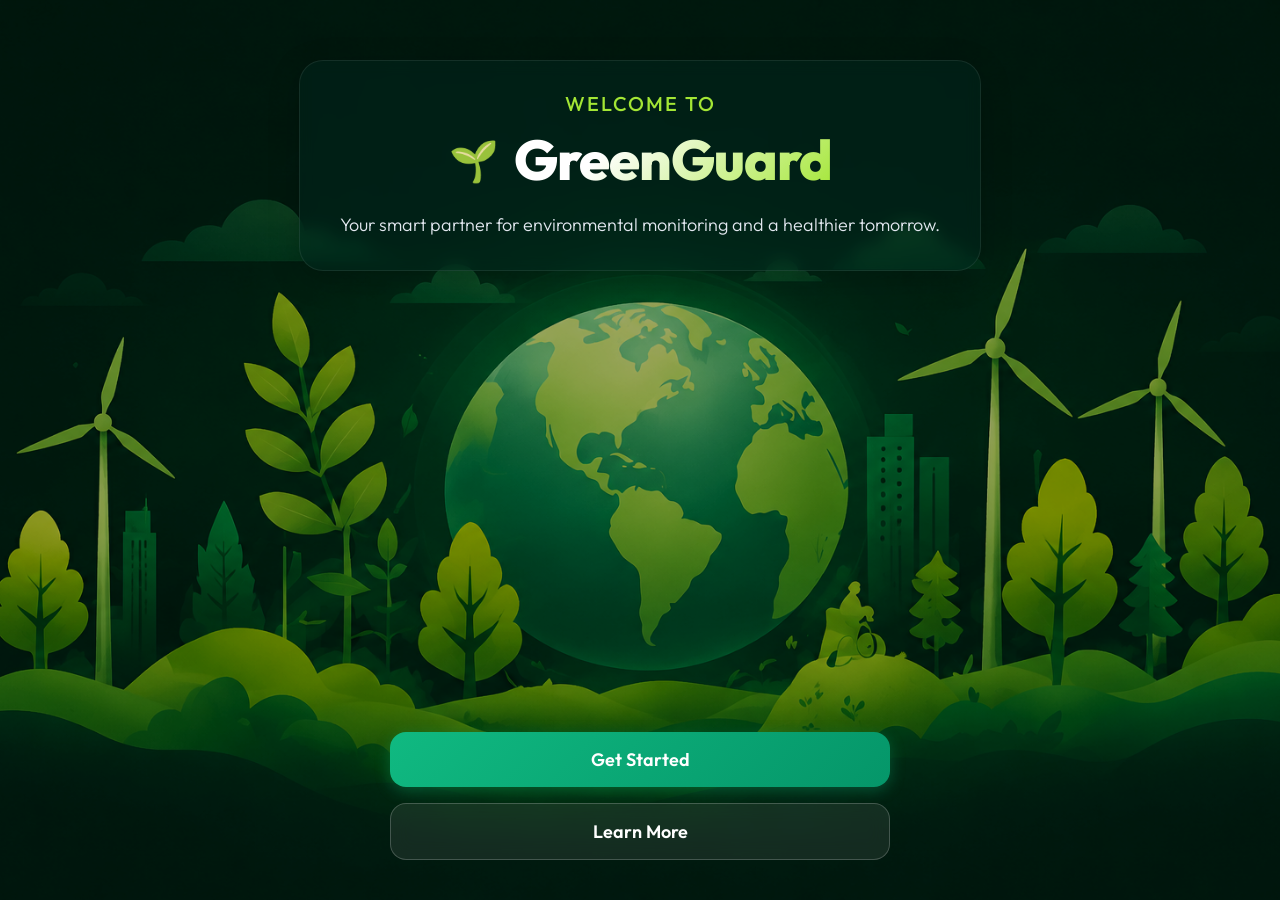
<file: welcome.html>
<!DOCTYPE html>
<html lang="en">
<head>
    <meta charset="UTF-8">
    <meta name="viewport" content="width=device-width, initial-scale=1.0">
    <title>GreenGuard - Laptop View</title>
    <!-- Linking the external CSS file -->
    <link rel="stylesheet" href="welcome.css">
</head>
<body>

    <!-- Background Image Container -->
    <div class="bg"></div>

    <!-- Main Fullscreen Laptop Container -->
    <div class="laptop-screen-container">
        
        <!-- Top Section: Logo and Typography -->
        <div class="main-content">
            <div class="welcome-text">Welcome to</div>
            
            <div class="logo-area">
                <span class="leaf-icon">🌱</span>
                <h1 class="brand-name">GreenGuard</h1>
            </div>

            <p class="tagline">
                Your smart partner for environmental monitoring and a healthier tomorrow.
            </p>
        </div>

        <!-- Spacer for the background illustration -->
        <div class="illustration-spacer"></div>

        <!-- Bottom Section: Wide Full-Width Buttons -->
        <div class="action-area">
            <button class="btn btn-primary" id="btn-get-started">Get Started</button>
            <button class="btn btn-secondary" id="btn-learn-more">Learn More</button>
        </div>

    </div>

    <script>
        document.getElementById('btn-get-started').addEventListener('click', () => {
            window.location.href = 'homepage.html';
        });
        document.getElementById('btn-learn-more').addEventListener('click', () => {
            alert('GreenGuard helps you track air quality, weather, and environmental safety in real time.');
        });
    </script>

</body>
</html>
</file>
<file: style.css>
@import url('https://fonts.googleapis.com/css2?family=Poppins:wght@300;400;500;600;700&display=swap');

/* ==========================================
   1. RESET & BASIC LAYOUT
   ========================================== */
* {
    margin: 0;
    padding: 0;
    box-sizing: border-box;
    font-family: 'Poppins', sans-serif;
}

body {
    height: 100vh;
    display: flex;
    justify-content: center;
    align-items: center;
    background-color: #0b2e23; /* Matching solid deep green from the 2nd image */
    overflow: hidden;
    color: #ffffff;
}

/* ==========================================
   2. SPLASH SCREEN WRAPPER
   ========================================== */
.splash-screen {
    width: 100%;
    max-width: 900px;
    padding: 20px;
    text-align: center;
    display: flex;
    flex-direction: column;
    align-items: center;
    justify-content: center;
}

/* ==========================================
   3. LOGO AND TYPOGRAPHY
   ========================================== */
.logo-container {
    margin-bottom: 25px;
}

.logo-box {
    margin-bottom: 15px;
    display: flex;
    justify-content: center;
    align-items: center;
}

.logo-svg {
    width: 55px;
    height: 66px;
    filter: drop-shadow(0 2px 8px rgba(163, 230, 53, 0.4));
}

h1 {
    font-size: 40px;
    font-weight: 600;
    letter-spacing: -0.5px;
    color: #ffffff;
    line-height: 1.1;
}

.subtitle {
    font-size: 15px;
    margin-top: 6px;
    color: #a3e635; /* Lime green subtitle accent */
    font-weight: 400;
    letter-spacing: 1px;
    opacity: 0.9;
}

/* ==========================================
   4. ENVIRONMENT BANNER (SMART ALIGNMENT)
   ========================================== */
.image-container {
    width: 100%;
    max-width: 720px; /* Restrict width to create banner effect */
    height: 260px;    /* Cropped banner height */
    margin: 25px auto;
    position: relative;
    border-radius: 12px;
    overflow: hidden;
}

.environment {
    width: 100%;
    height: 100%;
    object-fit: cover;
    display: block;
}

/* Smart Side-Fading Gradients: Blends the image seamlessly into the solid background */
.image-container::before {
    content: '';
    position: absolute;
    top: 0;
    left: 0;
    width: 100%;
    height: 100%;
    background: linear-gradient(90deg, #0b2e23 0%, rgba(11, 46, 35, 0) 18%, rgba(11, 46, 35, 0) 82%, #0b2e23 100%);
    z-index: 2;
    pointer-events: none;
}

/* ==========================================
   5. BOTTOM TEXTS & Sleek Progress Bar
   ========================================== */
h2 {
    font-size: 20px;
    font-weight: 400;
    color: #ffffff;
    margin-top: 20px;
    margin-bottom: 8px;
    letter-spacing: 0.5px;
}

.loading-text {
    font-size: 15px;
    color: #cbd5e1; /* Soft slate gray */
    margin-bottom: 12px;
    font-weight: 300;
}

.progress-bar {
    width: 320px;
    max-width: 80%;
    height: 6px; /* Ultra-thin sleek progress bar */
    background: rgba(255, 255, 255, 0.08);
    border: 1px solid rgba(163, 230, 53, 0.25);
    border-radius: 10px;
    overflow: hidden;
    margin: 0 auto;
}

.progress {
    width: 0%;
    height: 100%;
    background: linear-gradient(90deg, #4ade80, #a3e635);
    border-radius: 10px;
    animation: loading 3s cubic-bezier(0.4, 0, 0.2, 1) forwards;
}

@keyframes loading {
    from {
        width: 0%;
    }
    to {
        width: 100%;
    }
}

/* ==========================================
   6. RESPONSIVE POLISH
   ========================================== */
@media (max-width: 600px) {
    h1 {
        font-size: 32px;
    }
    
    .subtitle {
        font-size: 13px;
    }

    .image-container {
        height: 180px;
    }

    h2 {
        font-size: 16px;
    }

    .progress-bar {
        width: 250px;
    }
}
</file>
<file: homepage.css>
/* Color Palette & Variables */
:root {
    --primary-dark: #063c24;
    --primary-green: #0a6c3f;
    --accent-green: #119955;
    --bg-light: #f4f7f5;
    --card-bg: #ffffff;
    --text-dark: #333333;
    --text-muted: #666666;
    --alert-red: #d9383a;
    --alert-orange: #e67e22;
    --alert-blue: #2980b9;
}

/* Reset and Base Styles */
* {
    margin: 0;
    padding: 0;
    box-sizing: border-box;
    font-family: 'Poppins', sans-serif;
}

body {
    background-color: var(--bg-light);
    color: var(--text-dark);
    display: flex;
    min-height: 100vh;
}

/* Sidebar Styles */
.sidebar {
    width: 260px;
    background: linear-gradient(180deg, var(--primary-dark) 0%, #032516 100%);
    color: #ffffff;
    display: flex;
    flex-direction: column;
    padding: 24px;
    position: fixed;
    height: 100vh;
    overflow-y: auto;
}

.logo-area {
    display: flex;
    align-items: center;
    gap: 12px;
    margin-bottom: 30px;
}

.logo-area i {
    font-size: 28px;
    color: #4ade80;
}

.logo-text h2 {
    font-size: 18px;
    font-weight: 600;
    line-height: 1.2;
}

.logo-text p {
    font-size: 10px;
    color: #a7f3d0;
}

.menu-list {
    list-style: none;
    display: flex;
    flex-direction: column;
    gap: 8px;
    flex-grow: 1;
}

.menu-item a {
    display: flex;
    align-items: center;
    gap: 14px;
    color: #cbd5e1;
    text-decoration: none;
    padding: 12px 16px;
    border-radius: 8px;
    font-size: 14px;
    transition: all 0.3s;
}

.menu-item.active a, .menu-item a:hover {
    background-color: var(--primary-green);
    color: #ffffff;
}

.sidebar-footer {
    background: rgba(255, 255, 255, 0.05);
    padding: 15px;
    border-radius: 12px;
    margin-top: 20px;
    text-align: center;
}

.sidebar-footer i {
    color: #4ade80;
    font-size: 20px;
    margin-bottom: 8px;
}

.sidebar-footer p {
    font-size: 11px;
    color: #a7f3d0;
}

/* Main Content Layout */
.main-content {
    margin-left: 260px;
    flex-grow: 1;
    padding: 24px;
}

/* Header Layout */
.top-header {
    display: flex;
    justify-content: space-between;
    align-items: center;
    margin-bottom: 24px;
}

.tagline {
    display: flex;
    align-items: center;
    gap: 8px;
    font-weight: 600;
    color: var(--primary-dark);
}

.tagline i {
    color: var(--accent-green);
}

.header-actions {
    display: flex;
    align-items: center;
    gap: 15px;
}

.theme-toggle, .user-profile {
    cursor: pointer;
    font-size: 18px;
    color: var(--text-dark);
}

/* Search Bar Area */
.search-section {
    display: flex;
    gap: 15px;
    margin-bottom: 24px;
}

.search-box {
    display: flex;
    flex-grow: 1;
    background: var(--card-bg);
    border-radius: 8px;
    border: 1px solid #e2e8f0;
    overflow: hidden;
}

.search-box input {
    border: none;
    padding: 12px 16px;
    width: 100%;
    outline: none;
    font-size: 14px;
}

.search-btn {
    background-color: var(--primary-green);
    color: white;
    border: none;
    padding: 0 24px;
    cursor: pointer;
    display: flex;
    align-items: center;
    gap: 8px;
    font-weight: 500;
}

.location-btn {
    background-color: var(--accent-green);
    color: white;
    border: none;
    padding: 0 20px;
    border-radius: 8px;
    cursor: pointer;
    display: flex;
    align-items: center;
    gap: 8px;
    font-weight: 500;
}

/* Grid Framework for Cards */
.dashboard-grid {
    display: grid;
    grid-template-columns: 1.2fr 1fr;
    gap: 24px;
}

.card {
    background: var(--card-bg);
    border-radius: 16px;
    padding: 24px;
    box-shadow: 0 4px 6px -1px rgba(0, 0, 0, 0.05);
}

.card-title {
    font-size: 16px;
    font-weight: 600;
    margin-bottom: 20px;
    display: flex;
    align-items: center;
    gap: 10px;
}

/* Weather Component */
.weather-card .location-info {
    float: right;
    text-align: right;
    font-size: 13px;
    color: var(--text-muted);
}

.weather-main {
    display: flex;
    align-items: center;
    gap: 40px;
    margin-top: 20px;
    margin-bottom: 30px;
}

.weather-status i {
    font-size: 64px;
    color: #f1c40f;
}

.weather-status p {
    margin-top: 5px;
    font-weight: 500;
    color: var(--text-muted);
}

.temp-display h1 {
    font-size: 64px;
    font-weight: 600;
    line-height: 1;
}

.temp-display p {
    color: var(--text-muted);
    font-size: 14px;
    margin-top: 5px;
}

.weather-details {
    display: grid;
    grid-template-columns: repeat(3, 1fr);
    gap: 15px;
    border-top: 1px solid #f1f5f9;
    padding-top: 20px;
}

.detail-item {
    background: #f8fafc;
    padding: 12px;
    border-radius: 12px;
    display: flex;
    align-items: center;
    gap: 12px;
}

.detail-item i {
    font-size: 20px;
    color: var(--primary-green);
}

.detail-info p {
    font-size: 11px;
    color: var(--text-muted);
}

.detail-info h4 {
    font-size: 14px;
    font-weight: 600;
}

/* AQI Circular Gauge Component */
.aqi-container {
    display: flex;
    align-items: center;
    gap: 30px;
    margin-bottom: 25px;
}

.aqi-gauge {
    position: relative;
    width: 140px;
    height: 140px;
    display: flex;
    align-items: center;
    justify-content: center;
}

.aqi-gauge svg {
    width: 300%;
    height: 300%;
    transform: rotate(-90deg);
}

.aqi-gauge circle {
    fill: none;
    stroke-width: 20;
    stroke-linecap: round;
}

.aqi-gauge .bg-circle {
    stroke: #edf2f7;
}

.aqi-gauge .progress-circle {
    stroke: #e67e22; /* Assigned color code for 'Poor' metric */
    stroke-dasharray: 339.3;
    stroke-dashoffset: 108;
}

.aqi-value {
    position: absolute;
    text-align: center;
}

.aqi-value h2 {
    font-size: 32px;
    font-weight: 700;
}

.aqi-value p {
    font-size: 12px;
    color: var(--text-muted);
    font-weight: 500;
}

.aqi-status h3 {
    font-size: 22px;
    color: #e67e22;
    margin-bottom: 5px;
}

.aqi-status p {
    font-size: 13px;
    color: var(--text-muted);
    line-height: 1.4;
}

.aqi-scale {
    display: flex;
    flex-direction: column;
    gap: 5px;
}

.scale-bar {
    height: 8px;
    border-radius: 4px;
    background: linear-gradient(to right, #2ecc71, #f1c40f, #e67e22, #e74c3c, #9b59b6);
}

.scale-labels {
    display: flex;
    justify-content: space-between;
    font-size: 10px;
    color: var(--text-muted);
    text-align: center;
}

/* Notification Alerts & Eco Tips Styles */
.alert-item, .tip-item {
    display: flex;
    align-items: center;
    gap: 15px;
    padding: 14px;
    border-radius: 12px;
    margin-bottom: 12px;
    font-size: 13px;
    cursor: pointer;
    transition: transform 0.2s;
}

.alert-item:hover, .tip-item:hover {
    transform: translateX(4px);
}

.alert-item { background-color: #fff5f5; border-left: 5px solid var(--alert-red); }
.alert-item.warning { background-color: #fffaf0; border-left: 5px solid var(--alert-orange); }
.alert-item.info { background-color: #f0f8ff; border-left: 5px solid var(--alert-blue); }

.alert-item i { font-size: 20px; }
.alert-item.danger i { color: var(--alert-red); }
.alert-item.warning i { color: var(--alert-orange); }
.alert-item.info i { color: var(--alert-blue); }

.tip-item {
    background-color: #f8fafc;
    border: 1px solid #e2e8f0;
}

.tip-item i {
    font-size: 18px;
    color: var(--primary-green);
    background: #e2f2ea;
    padding: 10px;
    border-radius: 50%;
}

.alert-text h4, .tip-text p {
    font-weight: 500;
}

.alert-text p {
    font-size: 12px;
    color: var(--text-muted);
}

.arrow-right {
    margin-left: auto;
    color: #cbd5e1;
}
</file>
<file: airquality.css>
/* ================= AIR QUALITY PAGE STYLES ================= */

/* Override/extend main content for air quality layout */
.main-content {
    background-color: var(--bg-light);
}

/* Page Badge */
.page-title-badge {
    display: inline-block;
    background-color: var(--primary-dark);
    color: #ffffff;
    padding: 6px 18px;
    border-radius: 20px;
    font-size: 12px;
    font-weight: 500;
    letter-spacing: 0.5px;
    margin-bottom: 20px;
}

/* AQI Overview Section (Large Card) */
.aqi-overview-card {
    display: flex;
    justify-content: space-between;
    align-items: center;
    background: var(--card-bg);
    padding: 30px;
    border-radius: 16px;
    box-shadow: 0 4px 10px rgba(0, 0, 0, 0.03);
    border: 1px solid #e2e8f0;
    margin-bottom: 30px;
}

.aqi-details-left {
    flex: 1.2;
}

.aqi-details-left h3 {
    font-size: 20px;
    font-weight: 600;
    color: var(--text-dark);
    margin-bottom: 5px;
}

.aqi-details-left .location {
    font-size: 14px;
    color: var(--text-muted);
    margin-bottom: 25px;
}

.aqi-status-badge {
    display: inline-block;
    padding: 8px 16px;
    border-radius: 30px;
    font-weight: 600;
    font-size: 14px;
    color: #ffffff;
    margin-top: 10px;
    margin-bottom: 20px;
    box-shadow: 0 4px 6px rgba(0,0,0,0.05);
}

.aqi-status-badge.poor {
    background-color: var(--alert-orange);
}

.aqi-status-badge.good {
    background-color: #2ecc71;
}

.aqi-status-badge.unhealthy {
    background-color: var(--alert-red);
}

.aqi-status-badge.very-unhealthy {
    background-color: #8e44ad;
}

.aqi-summary-text {
    font-size: 14px;
    color: var(--text-dark);
    line-height: 1.6;
    max-width: 450px;
}

.aqi-gauge-center {
    flex: 0.8;
    display: flex;
    flex-direction: column;
    justify-content: center;
    align-items: center;
    gap: 20px;
    width: 100%;
}

/* AQI Scale Bar Component (matches reference image) */
.aqi-scale-container {
    width: 100%;
    max-width: 380px;
    margin-top: 10px;
    box-sizing: border-box;
}

.aqi-scale-bar-wrapper {
    position: relative;
    width: 100%;
    height: 10px;
    margin-bottom: 12px;
    display: flex;
    align-items: center;
}

.aqi-scale-bar {
    width: 100%;
    height: 100%;
    border-radius: 5px;
    background: linear-gradient(to right, #2ecc71, #f1c40f, #e67e22, #e74c3c, #8e44ad);
}

.aqi-scale-indicator {
    position: absolute;
    top: -4px; /* centers the 18px circle on 10px bar: (18-10)/2 = 4 */
    left: 0%; /* updated via JS */
    width: 18px;
    height: 18px;
    border-radius: 50%;
    background: #ffffff;
    border: 3px solid #2ecc71; /* updated via JS */
    box-shadow: 0 2px 4px rgba(0, 0, 0, 0.2);
    transform: translateX(-50%);
    transition: left 0.8s cubic-bezier(0.25, 0.46, 0.45, 0.94), border-color 0.8s ease;
    z-index: 2;
}

.aqi-scale-labels {
    display: flex;
    justify-content: space-between;
    width: 100%;
}

.scale-label-col {
    flex: 1;
    display: flex;
    flex-direction: column;
    align-items: center;
    text-align: center;
}

.scale-label-col .range {
    font-size: 11px;
    font-weight: 600;
    color: #7f8c8d;
    margin-bottom: 2px;
}

.scale-label-col .label {
    font-size: 10px;
    font-weight: 700;
    line-height: 1.2;
}

/* Colors to match the provided image */
.scale-label-col.good .label {
    color: #27ae60;
}

.scale-label-col.moderate .label {
    color: #d35400;
}

.scale-label-col.sensitive .label {
    color: #b35f00;
}

.scale-label-col.unhealthy .label {
    color: #c0392b;
}

.scale-label-col.very-unhealthy .label {
    color: #7d3c98;
}

/* Circular AQI Indicator */
.large-aqi-gauge {
    position: relative;
    width: 180px;
    height: 180px;
    display: flex;
    align-items: center;
    justify-content: center;
}

.large-aqi-gauge svg {
    width: 100%;
    height: 100%;
    transform: rotate(-90deg);
}

.large-aqi-gauge circle {
    fill: none;
    stroke-width: 14;
    stroke-linecap: round;
}

.large-aqi-gauge .bg-circle {
    stroke: #edf2f7;
}

.large-aqi-gauge .progress-circle {
    stroke: #e67e22; /* Color matches poor status */
    stroke-dasharray: 452.4; /* 2 * PI * r (r=72) */
    stroke-dashoffset: 144; /* Adjusted for value 142/500 */
    transition: stroke-dashoffset 1s ease-out;
}

.aqi-number {
    position: absolute;
    text-align: center;
}

.aqi-number h1 {
    font-size: 48px;
    font-weight: 700;
    color: var(--text-dark);
    line-height: 1;
}

.aqi-number p {
    font-size: 13px;
    color: var(--text-muted);
    font-weight: 500;
    margin-top: 5px;
}

/* Pollutants Section */
.pollutants-section {
    margin-bottom: 30px;
}

.pollutants-section h3,
.advisories-section h3 {
    font-size: 18px;
    font-weight: 600;
    color: var(--text-dark);
    margin-bottom: 15px;
    display: flex;
    align-items: center;
    gap: 8px;
}

.pollutant-grid {
    display: grid;
    grid-template-columns: repeat(auto-fill, minmax(160px, 1fr));
    gap: 16px;
}

.pollutant-card {
    background: var(--card-bg);
    border: 1px solid #e2e8f0;
    padding: 20px;
    border-radius: 16px;
    text-align: center;
    box-shadow: 0 2px 6px rgba(0, 0, 0, 0.02);
    transition: transform 0.2s, box-shadow 0.2s;
    display: flex;
    flex-direction: column;
    align-items: center;
    justify-content: space-between;
    height: 150px;
}

.pollutant-card:hover {
    transform: translateY(-3px);
    box-shadow: 0 4px 12px rgba(0, 0, 0, 0.05);
}

.pollutant-name {
    font-size: 14px;
    font-weight: 600;
    color: var(--text-dark);
}

.pollutant-card .val {
    font-size: 24px;
    font-weight: 700;
    color: var(--primary-green);
    margin: 8px 0;
}

.pollutant-card .unit {
    font-size: 11px;
    color: var(--text-muted);
}

.pollutant-card .status-bar {
    width: 100%;
    height: 6px;
    border-radius: 3px;
    background-color: #edf2f7;
    margin-top: 12px;
    overflow: hidden;
    position: relative;
}

.pollutant-card .status-bar-fill {
    height: 100%;
    border-radius: 3px;
}

.pollutant-card .status-bar-fill.warning {
    background-color: var(--alert-orange);
}

.pollutant-card .status-bar-fill.safe {
    background-color: #2ecc71;
}

.pollutant-card .status-bar-fill.danger {
    background-color: var(--alert-red);
}

/* Health Advisories Section */
.advisories-section {
    margin-bottom: 30px;
}

.advisory-grid {
    display: grid;
    grid-template-columns: repeat(auto-fit, minmax(250px, 1fr));
    gap: 20px;
}

.advisory-card {
    background: var(--card-bg);
    border: 1px solid #e2e8f0;
    padding: 20px;
    border-radius: 16px;
    display: flex;
    align-items: flex-start;
    gap: 15px;
    box-shadow: 0 2px 6px rgba(0, 0, 0, 0.02);
    transition: transform 0.2s;
}

.advisory-card:hover {
    transform: translateY(-2px);
    box-shadow: 0 4px 10px rgba(0,0,0,0.04);
}

.advisory-icon {
    font-size: 24px;
    background-color: #f1f5f9;
    padding: 12px;
    border-radius: 50%;
    display: flex;
    align-items: center;
    justify-content: center;
}

.advisory-icon.warning {
    background-color: #fffaf0;
    color: var(--alert-orange);
}

.advisory-icon.safe {
    background-color: #eafaf1;
    color: #2ecc71;
}

.advisory-content h4 {
    font-size: 15px;
    font-weight: 600;
    color: var(--text-dark);
    margin-bottom: 5px;
}

.advisory-content p {
    font-size: 12px;
    color: var(--text-muted);
    line-height: 1.5;
}

/* Responsive adjustments */
@media (max-width: 768px) {
    .aqi-overview-card {
        flex-direction: column;
        gap: 25px;
        text-align: center;
    }
    .aqi-details-left {
        display: flex;
        flex-direction: column;
        align-items: center;
    }
    .pollutant-grid {
        grid-template-columns: 1fr 1fr;
    }
}
</file>
<file: alerts.css>
/* ================= ALERTS PAGE STYLES ================= */

.main-content {
    background-color: var(--bg-light);
}

.page-title-badge {
    display: inline-block;
    background-color: var(--primary-dark);
    color: #ffffff;
    padding: 6px 18px;
    border-radius: 20px;
    font-size: 12px;
    font-weight: 500;
    letter-spacing: 0.5px;
    margin-bottom: 20px;
}

/* Alerts Layout Grid */
.alerts-grid {
    display: grid;
    grid-template-columns: 1.6fr 1fr;
    gap: 24px;
    margin-bottom: 30px;
}

/* Active Alerts Card */
.alerts-list-card {
    background: var(--card-bg);
    border: 1px solid #e2e8f0;
    border-radius: 16px;
    padding: 24px;
    box-shadow: 0 4px 10px rgba(0, 0, 0, 0.03);
}

.card-header-flex {
    display: flex;
    justify-content: space-between;
    align-items: center;
    margin-bottom: 20px;
    border-bottom: 1px solid #f1f5f9;
    padding-bottom: 15px;
}

.card-header-flex h3 {
    font-size: 18px;
    font-weight: 600;
    color: var(--text-dark);
    display: flex;
    align-items: center;
    gap: 10px;
}

.alerts-count {
    background-color: var(--alert-red);
    color: #ffffff;
    font-size: 12px;
    font-weight: 700;
    padding: 3px 10px;
    border-radius: 10px;
}

.alert-item-box {
    display: flex;
    align-items: flex-start;
    gap: 16px;
    padding: 16px;
    border-radius: 12px;
    margin-bottom: 16px;
    border-left: 5px solid;
    position: relative;
    transition: transform 0.2s;
}

.alert-item-box:hover {
    transform: translateX(3px);
}

/* Severity borders and backgrounds */
.alert-item-box.danger {
    background-color: #fff5h5; /* Soft Red */
    background: #fff5f5;
    border-left-color: var(--alert-red);
}
.alert-item-box.warning {
    background-color: #fffaf0; /* Soft Orange */
    border-left-color: var(--alert-orange);
}
.alert-item-box.info {
    background-color: #f0f8ff; /* Soft Blue */
    border-left-color: var(--alert-blue);
}

.alert-item-icon {
    font-size: 24px;
    padding: 8px;
    border-radius: 50%;
    display: flex;
    align-items: center;
    justify-content: center;
    background: #ffffff;
    box-shadow: 0 2px 4px rgba(0,0,0,0.03);
}

.alert-item-box.danger .alert-item-icon { color: var(--alert-red); }
.alert-item-box.warning .alert-item-icon { color: var(--alert-orange); }
.alert-item-box.info .alert-item-icon { color: var(--alert-blue); }

.alert-item-details {
    flex-grow: 1;
}

.alert-item-details h4 {
    font-size: 15px;
    font-weight: 600;
    color: var(--text-dark);
    margin-bottom: 4px;
}

.alert-item-details p {
    font-size: 12px;
    color: var(--text-muted);
    line-height: 1.5;
    margin-bottom: 8px;
}

.alert-meta {
    display: flex;
    align-items: center;
    gap: 15px;
    font-size: 11px;
    color: var(--text-muted);
}

.alert-meta span {
    display: flex;
    align-items: center;
    gap: 5px;
}

.alert-action-btn {
    background: transparent;
    border: none;
    cursor: pointer;
    color: var(--text-muted);
    font-size: 14px;
    position: absolute;
    top: 16px;
    right: 16px;
    transition: color 0.2s;
}

.alert-action-btn:hover {
    color: var(--alert-red);
}

/* Preferences & Simulator Cards */
.sidebar-cards-container {
    display: flex;
    flex-direction: column;
    gap: 24px;
}

.alerts-panel-card {
    background: var(--card-bg);
    border: 1px solid #e2e8f0;
    border-radius: 16px;
    padding: 24px;
    box-shadow: 0 4px 10px rgba(0, 0, 0, 0.03);
}

.alerts-panel-card h3 {
    font-size: 16px;
    font-weight: 600;
    color: var(--text-dark);
    margin-bottom: 20px;
    display: flex;
    align-items: center;
    gap: 10px;
    border-bottom: 1px solid #f1f5f9;
    padding-bottom: 12px;
}

/* Switch styling */
.pref-row {
    display: flex;
    justify-content: space-between;
    align-items: center;
    margin-bottom: 16px;
}

.pref-label {
    display: flex;
    flex-direction: column;
    gap: 2px;
}

.pref-label span {
    font-size: 13px;
    font-weight: 500;
    color: var(--text-dark);
}

.pref-label small {
    font-size: 11px;
    color: var(--text-muted);
}

/* Custom Switch Toggle */
.switch {
    position: relative;
    display: inline-block;
    width: 44px;
    height: 22px;
}

.switch input {
    opacity: 0;
    width: 0;
    height: 0;
}

.slider {
    position: absolute;
    cursor: pointer;
    top: 0;
    left: 0;
    right: 0;
    bottom: 0;
    background-color: #cbd5e1;
    transition: .3s;
    border-radius: 34px;
}

.slider:before {
    position: absolute;
    content: "";
    height: 16px;
    width: 16px;
    left: 3px;
    bottom: 3px;
    background-color: white;
    transition: .3s;
    border-radius: 50%;
}

input:checked + .slider {
    background-color: var(--primary-green);
}

input:checked + .slider:before {
    transform: translateX(22px);
}

/* Simulator Form elements */
.simulator-form {
    display: flex;
    flex-direction: column;
    gap: 12px;
}

.form-group {
    display: flex;
    flex-direction: column;
    gap: 6px;
}

.form-group label {
    font-size: 12px;
    font-weight: 500;
    color: var(--text-dark);
}

.form-group select,
.form-group input {
    padding: 8px 12px;
    border: 1px solid #cbd5e1;
    border-radius: 8px;
    font-size: 13px;
    outline: none;
    background: #ffffff;
}

.form-group select:focus,
.form-group input:focus {
    border-color: var(--accent-green);
}

.btn-trigger-alert {
    background-color: var(--primary-green);
    color: #ffffff;
    border: none;
    padding: 10px;
    border-radius: 8px;
    cursor: pointer;
    font-weight: 600;
    font-size: 13px;
    transition: background-color 0.2s;
    display: flex;
    align-items: center;
    justify-content: center;
    gap: 8px;
}

.btn-trigger-alert:hover {
    background-color: var(--primary-dark);
}

@media (max-width: 992px) {
    .alerts-grid {
        grid-template-columns: 1fr;
    }
}
</file>
<file: forecast.css>
/* ================= FORECAST PAGE STYLES ================= */

.main-content {
    background-color: var(--bg-light);
}

.page-title-badge {
    display: inline-block;
    background-color: var(--primary-dark);
    color: #ffffff;
    padding: 6px 18px;
    border-radius: 20px;
    font-size: 12px;
    font-weight: 500;
    letter-spacing: 0.5px;
    margin-bottom: 20px;
}

/* Forecast Header & Mode Switcher */
.forecast-header {
    display: flex;
    justify-content: space-between;
    align-items: center;
    margin-bottom: 24px;
}

.forecast-tabs {
    display: flex;
    background: #e2e8f0;
    padding: 4px;
    border-radius: 10px;
    gap: 4px;
}

.forecast-tab-btn {
    border: none;
    background: transparent;
    padding: 8px 16px;
    border-radius: 8px;
    font-size: 13px;
    font-weight: 600;
    color: var(--text-muted);
    cursor: pointer;
    transition: all 0.2s;
}

.forecast-tab-btn.active {
    background: #ffffff;
    color: var(--primary-green);
    box-shadow: 0 2px 4px rgba(0, 0, 0, 0.05);
}

/* Forecast Grid Layout */
.forecast-layout {
    display: grid;
    grid-template-columns: 1.8fr 1.2fr;
    gap: 24px;
    margin-bottom: 30px;
}

/* 7-Day Forecast Cards Container */
.forecast-cards-card {
    background: var(--card-bg);
    border: 1px solid #e2e8f0;
    border-radius: 16px;
    padding: 24px;
    box-shadow: 0 4px 10px rgba(0, 0, 0, 0.03);
}

.forecast-cards-card h3 {
    font-size: 18px;
    font-weight: 600;
    color: var(--text-dark);
    margin-bottom: 20px;
    display: flex;
    align-items: center;
    gap: 10px;
    border-bottom: 1px solid #f1f5f9;
    padding-bottom: 12px;
}

.days-list {
    display: flex;
    flex-direction: column;
    gap: 12px;
}

.day-row-item {
    display: grid;
    grid-template-columns: 1.2fr 0.8fr 1fr 1fr 1fr;
    align-items: center;
    padding: 14px 20px;
    background: #f8fafc;
    border: 1px solid #e2e8f0;
    border-radius: 12px;
    cursor: pointer;
    transition: all 0.2s;
}

.day-row-item:hover, 
.day-row-item.active {
    transform: translateY(-2px);
    background: #ffffff;
    border-color: var(--accent-green);
    box-shadow: 0 4px 12px rgba(0,0,0,0.04);
}

.day-name {
    font-size: 14px;
    font-weight: 600;
    color: var(--text-dark);
}

.day-icon {
    font-size: 22px;
    text-align: center;
}

.day-temp {
    font-size: 14px;
    font-weight: 600;
    color: var(--text-dark);
}

.day-temp .low {
    color: var(--text-muted);
    font-weight: 400;
    margin-left: 5px;
}

.day-precip, 
.day-humidity {
    font-size: 13px;
    color: var(--text-muted);
    display: flex;
    align-items: center;
    gap: 6px;
}

.day-precip i { color: #3498db; }
.day-humidity i { color: var(--primary-green); }

/* Day Details Sidebar Card */
.details-sidebar-card {
    background: var(--card-bg);
    border: 1px solid #e2e8f0;
    border-radius: 16px;
    padding: 24px;
    box-shadow: 0 4px 10px rgba(0, 0, 0, 0.03);
    height: fit-content;
    position: sticky;
    top: 20px;
}

.details-sidebar-card h3 {
    font-size: 16px;
    font-weight: 600;
    color: var(--text-dark);
    margin-bottom: 20px;
    border-bottom: 1px solid #f1f5f9;
    padding-bottom: 12px;
}

.selected-day-hero {
    text-align: center;
    padding: 20px 0;
    border-bottom: 1px solid #f1f5f9;
    margin-bottom: 20px;
}

.selected-day-hero .hero-icon {
    font-size: 64px;
    margin-bottom: 10px;
}

.selected-day-hero h2 {
    font-size: 28px;
    font-weight: 700;
    color: var(--primary-green);
}

.selected-day-hero p {
    font-size: 14px;
    color: var(--text-muted);
    font-weight: 500;
    margin-top: 5px;
}

.metrics-list {
    display: flex;
    flex-direction: column;
    gap: 12px;
}

.metric-row {
    display: flex;
    justify-content: space-between;
    align-items: center;
    padding: 8px 12px;
    background: #f8fafc;
    border-radius: 8px;
    border: 1px solid #f1f5f9;
    font-size: 13px;
}

.metric-row span {
    color: var(--text-muted);
    display: flex;
    align-items: center;
    gap: 8px;
}

.metric-row span i {
    color: var(--primary-green);
    font-size: 14px;
}

.metric-row strong {
    color: var(--text-dark);
}

@media (max-width: 992px) {
    .forecast-layout {
        grid-template-columns: 1fr;
    }
    .day-row-item {
        grid-template-columns: 1fr 1fr;
        gap: 10px;
        padding: 15px;
    }
    .day-precip, .day-humidity {
        grid-column: span 2;
        justify-content: flex-start;
    }
}
</file>
<file: history.css>
/* ================= HISTORY PAGE STYLES ================= */

.main-content {
    background-color: var(--bg-light);
}

.page-title-badge {
    display: inline-block;
    background-color: var(--primary-dark);
    color: #ffffff;
    padding: 6px 18px;
    border-radius: 20px;
    font-size: 12px;
    font-weight: 500;
    letter-spacing: 0.5px;
    margin-bottom: 20px;
}

/* History Layout Grid */
.history-layout {
    display: grid;
    grid-template-columns: 1.8fr 1.2fr;
    gap: 24px;
    margin-bottom: 30px;
}

/* Timeline Activity Card */
.activity-card {
    background: var(--card-bg);
    border: 1px solid #e2e8f0;
    border-radius: 16px;
    padding: 24px;
    box-shadow: 0 4px 10px rgba(0, 0, 0, 0.03);
}

.card-header-flex {
    display: flex;
    justify-content: space-between;
    align-items: center;
    margin-bottom: 25px;
    border-bottom: 1px solid #f1f5f9;
    padding-bottom: 15px;
}

.card-header-flex h3 {
    font-size: 18px;
    font-weight: 600;
    color: var(--text-dark);
    display: flex;
    align-items: center;
    gap: 10px;
}

.btn-clear-history {
    background-color: transparent;
    border: 1px solid #cbd5e1;
    color: var(--text-muted);
    padding: 6px 14px;
    border-radius: 8px;
    font-size: 12px;
    font-weight: 500;
    cursor: pointer;
    transition: all 0.2s;
    display: flex;
    align-items: center;
    gap: 6px;
}

.btn-clear-history:hover {
    background-color: #f1f5f9;
    color: var(--alert-red);
    border-color: var(--alert-red);
}

/* Timeline items */
.timeline-container {
    position: relative;
    padding-left: 30px;
    border-left: 2px solid #e2e8f0;
    margin-left: 10px;
}

.timeline-container::before {
    content: '';
    position: absolute;
    top: 0;
    left: -2px;
    height: 10px;
    width: 2px;
    background-color: var(--bg-light); /* Hide starting line top excess */
}

.timeline-item {
    position: relative;
    margin-bottom: 25px;
}

.timeline-item:last-child {
    margin-bottom: 0;
}

.timeline-marker {
    position: absolute;
    left: -41px;
    top: 2px;
    width: 24px;
    height: 24px;
    border-radius: 50%;
    background-color: #e2f2ea;
    border: 2px solid #ffffff;
    display: flex;
    align-items: center;
    justify-content: center;
    font-size: 11px;
    color: var(--primary-green);
    box-shadow: 0 2px 4px rgba(0,0,0,0.05);
}

/* Markers by Type */
.timeline-item.search .timeline-marker {
    background-color: #e3f2fd;
    color: #2196f3;
}

.timeline-item.location .timeline-marker {
    background-color: #efebe9;
    color: #795548;
}

.timeline-item.eco .timeline-marker {
    background-color: #e8f5e9;
    color: #4caf50;
}

.timeline-item.alert .timeline-marker {
    background-color: #ffebee;
    color: #f44336;
}

.timeline-content {
    background: #f8fafc;
    border: 1px solid #e2e8f0;
    padding: 14px 18px;
    border-radius: 12px;
    transition: transform 0.2s, box-shadow 0.2s;
}

.timeline-content:hover {
    transform: translateY(-1px);
    box-shadow: 0 4px 8px rgba(0,0,0,0.03);
}

.timeline-title-row {
    display: flex;
    justify-content: space-between;
    align-items: flex-start;
    margin-bottom: 4px;
}

.timeline-title-row h4 {
    font-size: 14px;
    font-weight: 600;
    color: var(--text-dark);
}

.timeline-time {
    font-size: 11px;
    color: var(--text-muted);
}

.timeline-desc {
    font-size: 12px;
    color: var(--text-muted);
    line-height: 1.4;
}

/* Empty state styling */
.empty-history-state {
    text-align: center;
    padding: 40px 20px;
    color: var(--text-muted);
}

.empty-history-state i {
    font-size: 40px;
    margin-bottom: 12px;
    color: #cbd5e1;
}

.empty-history-state p {
    font-size: 13px;
}

/* Stats Sidebar Column */
.stats-sidebar-card {
    background: var(--card-bg);
    border: 1px solid #e2e8f0;
    border-radius: 16px;
    padding: 24px;
    box-shadow: 0 4px 10px rgba(0, 0, 0, 0.03);
    height: fit-content;
}

.stats-sidebar-card h3 {
    font-size: 16px;
    font-weight: 600;
    color: var(--text-dark);
    margin-bottom: 20px;
    border-bottom: 1px solid #f1f5f9;
    padding-bottom: 12px;
}

.stat-metric-box {
    display: flex;
    align-items: center;
    gap: 15px;
    padding: 14px 18px;
    background: #f8fafc;
    border: 1px solid #e2e8f0;
    border-radius: 12px;
    margin-bottom: 12px;
}

.stat-metric-box:last-child {
    margin-bottom: 0;
}

.stat-metric-icon {
    font-size: 20px;
    width: 40px;
    height: 40px;
    border-radius: 50%;
    display: flex;
    align-items: center;
    justify-content: center;
}

.stat-metric-box.searches .stat-metric-icon {
    background-color: #e3f2fd;
    color: #2196f3;
}

.stat-metric-box.actions .stat-metric-icon {
    background-color: #e8f5e9;
    color: #4caf50;
}

.stat-metric-box.alerts .stat-metric-icon {
    background-color: #ffebee;
    color: #f44336;
}

.stat-metric-info {
    display: flex;
    flex-direction: column;
}

.stat-metric-info span {
    font-size: 11px;
    color: var(--text-muted);
}

.stat-metric-info strong {
    font-size: 18px;
    font-weight: 700;
    color: var(--text-dark);
}

@media (max-width: 992px) {
    .history-layout {
        grid-template-columns: 1fr;
    }
}
</file>
<file: settings.css>
/* ================= SETTINGS PAGE STYLES ================= */

.main-content {
    background-color: var(--bg-light);
}

.page-title-badge {
    display: inline-block;
    background-color: var(--primary-dark);
    color: #ffffff;
    padding: 6px 18px;
    border-radius: 20px;
    font-size: 12px;
    font-weight: 500;
    letter-spacing: 0.5px;
    margin-bottom: 20px;
}

/* Settings Layout Grid */
.settings-grid {
    display: grid;
    grid-template-columns: 1.6fr 1fr;
    gap: 24px;
    margin-bottom: 30px;
}

/* Settings Panel Card */
.settings-card {
    background: var(--card-bg);
    border: 1px solid #e2e8f0;
    border-radius: 16px;
    padding: 24px;
    box-shadow: 0 4px 10px rgba(0, 0, 0, 0.03);
    margin-bottom: 24px;
}

.settings-card:last-child {
    margin-bottom: 0;
}

.settings-card h3 {
    font-size: 18px;
    font-weight: 600;
    color: var(--text-dark);
    margin-bottom: 20px;
    display: flex;
    align-items: center;
    gap: 10px;
    border-bottom: 1px solid #f1f5f9;
    padding-bottom: 12px;
}

/* Settings Row items */
.settings-row {
    display: flex;
    justify-content: space-between;
    align-items: center;
    padding: 16px 0;
    border-bottom: 1px solid #f1f5f9;
}

.settings-row:last-child {
    border-bottom: none;
    padding-bottom: 0;
}

.settings-row:first-of-type {
    padding-top: 0;
}

.settings-info {
    display: flex;
    flex-direction: column;
    gap: 2px;
}

.settings-info span {
    font-size: 14px;
    font-weight: 500;
    color: var(--text-dark);
}

.settings-info p {
    font-size: 12px;
    color: var(--text-muted);
}

/* Inputs and selectors */
.settings-select {
    padding: 8px 12px;
    border: 1px solid #cbd5e1;
    border-radius: 8px;
    font-size: 13px;
    outline: none;
    background: #ffffff;
    min-width: 140px;
    cursor: pointer;
}

.settings-select:focus {
    border-color: var(--accent-green);
}

/* Custom Switch Toggle */
.switch {
    position: relative;
    display: inline-block;
    width: 44px;
    height: 22px;
}

.switch input {
    opacity: 0;
    width: 0;
    height: 0;
}

.slider {
    position: absolute;
    cursor: pointer;
    top: 0;
    left: 0;
    right: 0;
    bottom: 0;
    background-color: #cbd5e1;
    transition: .3s;
    border-radius: 34px;
}

.slider:before {
    position: absolute;
    content: "";
    height: 16px;
    width: 16px;
    left: 3px;
    bottom: 3px;
    background-color: white;
    transition: .3s;
    border-radius: 50%;
}

input:checked + .slider {
    background-color: var(--primary-green);
}

input:checked + .slider:before {
    transform: translateX(22px);
}

/* Danger Zone Cards */
.danger-zone-card {
    background: var(--card-bg);
    border: 1px solid #fee2e2;
    border-radius: 16px;
    padding: 24px;
    box-shadow: 0 4px 10px rgba(220, 38, 38, 0.02);
}

.danger-zone-card h3 {
    font-size: 18px;
    font-weight: 600;
    color: var(--alert-red);
    margin-bottom: 20px;
    display: flex;
    align-items: center;
    gap: 10px;
    border-bottom: 1px solid #fee2e2;
    padding-bottom: 12px;
}

.danger-row {
    display: flex;
    justify-content: space-between;
    align-items: center;
    padding: 16px 0;
    border-bottom: 1px solid #fee2e2;
}

.danger-row:last-child {
    border-bottom: none;
    padding-bottom: 0;
}

.danger-row:first-of-type {
    padding-top: 0;
}

.btn-danger-outline {
    background-color: transparent;
    border: 1px solid var(--alert-red);
    color: var(--alert-red);
    padding: 8px 16px;
    border-radius: 8px;
    font-size: 13px;
    font-weight: 600;
    cursor: pointer;
    transition: all 0.2s;
}

.btn-danger-outline:hover {
    background-color: var(--alert-red);
    color: #ffffff;
}

/* Profile card */
.profile-card {
    background: var(--card-bg);
    border: 1px solid #e2e8f0;
    border-radius: 16px;
    padding: 24px;
    box-shadow: 0 4px 10px rgba(0, 0, 0, 0.03);
    text-align: center;
}

.profile-avatar-container {
    position: relative;
    width: 90px;
    height: 90px;
    margin: 0 auto 15px auto;
}

.profile-avatar {
    font-size: 80px;
    color: var(--primary-green);
    line-height: 1;
}

.profile-card h4 {
    font-size: 18px;
    font-weight: 600;
    color: var(--text-dark);
}

.profile-card p {
    font-size: 12px;
    color: var(--text-muted);
    margin-bottom: 15px;
}

.profile-badge-green {
    display: inline-block;
    padding: 4px 12px;
    background-color: #e2f2ea;
    color: var(--primary-green);
    border-radius: 20px;
    font-size: 12px;
    font-weight: 600;
}

@media (max-width: 992px) {
    .settings-grid {
        grid-template-columns: 1fr;
    }
}
</file>
<file: tips.css>
/* ================= ECO TIPS PAGE STYLES ================= */

.main-content {
    background-color: var(--bg-light);
}

.page-title-badge {
    display: inline-block;
    background-color: var(--primary-dark);
    color: #ffffff;
    padding: 6px 18px;
    border-radius: 20px;
    font-size: 12px;
    font-weight: 500;
    letter-spacing: 0.5px;
    margin-bottom: 20px;
}

/* Eco Tips Layout Grid */
.tips-grid {
    display: grid;
    grid-template-columns: 1.6fr 1fr;
    gap: 24px;
    margin-bottom: 30px;
}

/* Eco Tips List Section */
.tips-list-card {
    background: var(--card-bg);
    border: 1px solid #e2e8f0;
    border-radius: 16px;
    padding: 24px;
    box-shadow: 0 4px 10px rgba(0, 0, 0, 0.03);
}

.tips-list-card h3 {
    font-size: 18px;
    font-weight: 600;
    color: var(--text-dark);
    margin-bottom: 20px;
    display: flex;
    align-items: center;
    gap: 10px;
    border-bottom: 1px solid #f1f5f9;
    padding-bottom: 12px;
}

.tip-box-item {
    background: #f8fafc;
    border: 1px solid #e2e8f0;
    padding: 20px;
    border-radius: 16px;
    display: flex;
    align-items: flex-start;
    gap: 16px;
    margin-bottom: 16px;
    transition: transform 0.2s, border-color 0.2s;
}

.tip-box-item:hover {
    transform: translateY(-2px);
    border-color: var(--accent-green);
}

.tip-icon {
    font-size: 24px;
    color: var(--primary-green);
    background: #e2f2ea;
    padding: 12px;
    border-radius: 50%;
    display: flex;
    align-items: center;
    justify-content: center;
}

.tip-details h4 {
    font-size: 15px;
    font-weight: 600;
    color: var(--text-dark);
    margin-bottom: 6px;
}

.tip-details p {
    font-size: 13px;
    color: var(--text-muted);
    line-height: 1.5;
}

.tip-category-tag {
    display: inline-block;
    font-size: 10px;
    font-weight: 600;
    text-transform: uppercase;
    color: var(--primary-green);
    background-color: #e2f2ea;
    padding: 2px 8px;
    border-radius: 20px;
    margin-top: 10px;
}

/* Green Action Checklist Side */
.green-checklist-card {
    background: var(--card-bg);
    border: 1px solid #e2e8f0;
    border-radius: 16px;
    padding: 24px;
    box-shadow: 0 4px 10px rgba(0, 0, 0, 0.03);
    height: fit-content;
}

.green-checklist-card h3 {
    font-size: 16px;
    font-weight: 600;
    color: var(--text-dark);
    margin-bottom: 15px;
    display: flex;
    align-items: center;
    gap: 10px;
}

/* Score display */
.eco-score-tracker {
    text-align: center;
    padding: 20px;
    background: linear-gradient(135deg, var(--primary-dark) 0%, #032516 100%);
    color: #ffffff;
    border-radius: 16px;
    margin-bottom: 24px;
}

.eco-score-tracker h2 {
    font-size: 36px;
    font-weight: 700;
    color: #a3e635;
    line-height: 1;
}

.eco-score-tracker p {
    font-size: 12px;
    color: #a7f3d0;
    margin-top: 5px;
}

.score-progress-bar {
    width: 100%;
    height: 8px;
    background-color: rgba(255, 255, 255, 0.1);
    border-radius: 4px;
    margin-top: 12px;
    overflow: hidden;
}

.score-progress-fill {
    height: 100%;
    background-color: #a3e635;
    width: 40%;
    transition: width 0.4s ease;
}

/* Action items checkbox list */
.checklist-items {
    display: flex;
    flex-direction: column;
    gap: 12px;
    margin-top: 20px;
}

.action-checkbox-item {
    display: flex;
    align-items: center;
    gap: 12px;
    padding: 12px 16px;
    background: #f8fafc;
    border-radius: 12px;
    border: 1px solid #e2e8f0;
    cursor: pointer;
    transition: background 0.2s, border-color 0.2s;
}

.action-checkbox-item:hover {
    background: #f1f5f9;
}

.action-checkbox-item input[type="checkbox"] {
    width: 18px;
    height: 18px;
    accent-color: var(--primary-green);
    cursor: pointer;
}

.action-checkbox-text {
    font-size: 13px;
    font-weight: 500;
    color: var(--text-dark);
}

.action-checkbox-item.checked {
    background-color: #e2f2ea;
    border-color: #a7f3d0;
}

.action-checkbox-item.checked .action-checkbox-text {
    text-decoration: line-through;
    color: var(--text-muted);
}

@media (max-width: 992px) {
    .tips-grid {
        grid-template-columns: 1fr;
    }
}
</file>
<file: weather.css>
/* ================= WEATHER PAGE STYLES ================= */

/* Override/extend main content for weather page layout */
.main-content {
    background-color: var(--bg-light);
}

/* Page Badge */
.page-title-badge {
    display: inline-block;
    background-color: var(--primary-dark);
    color: #ffffff;
    padding: 6px 18px;
    border-radius: 20px;
    font-size: 12px;
    font-weight: 500;
    letter-spacing: 0.5px;
    margin-bottom: 20px;
}

/* Weather Details Hero Section (Large Card) */
.weather-details {
    display: flex;
    justify-content: space-between;
    align-items: center;
    background: var(--card-bg);
    padding: 30px;
    border-radius: 16px;
    box-shadow: 0 4px 10px rgba(0, 0, 0, 0.03);
    border: 1px solid #e2e8f0;
    margin-bottom: 30px;
}

.weather-left h3 {
    font-size: 20px;
    font-weight: 600;
    color: var(--text-dark);
    margin-bottom: 5px;
}

.weather-left .location {
    font-size: 14px;
    color: var(--text-muted);
    margin-bottom: 20px;
}

.temp-main h1 {
    font-size: 72px;
    font-weight: 700;
    color: var(--primary-green);
    line-height: 1;
}

.temp-main .status {
    font-size: 18px;
    font-weight: 500;
    color: var(--text-dark);
    margin-top: 8px;
}

.weather-center {
    display: flex;
    align-items: center;
    justify-content: center;
    padding: 0 20px;
}

.weather-icon-cloud {
    font-size: 100px;
    filter: drop-shadow(0 4px 6px rgba(0, 0, 0, 0.1));
}

.weather-right {
    text-align: right;
    display: flex;
    flex-direction: column;
    align-items: flex-end;
}

.weather-right .date-time {
    font-size: 13px;
    color: var(--text-muted);
    margin-bottom: 20px;
    font-weight: 500;
}

.stats-list {
    list-style: none;
    text-align: left;
    display: grid;
    grid-template-columns: repeat(2, 1fr);
    gap: 12px 24px;
}

.stats-list li {
    display: flex;
    align-items: center;
    justify-content: space-between;
    width: 180px;
    font-size: 13px;
    color: var(--text-dark);
    padding: 8px 12px;
    background: #f8fafc;
    border-radius: 8px;
    border: 1px solid #f1f5f9;
}

.stats-list li span {
    color: var(--text-muted);
    display: flex;
    align-items: center;
    gap: 8px;
}

.stats-list li i {
    color: var(--primary-green);
    font-size: 14px;
    width: 16px;
    text-align: center;
}

.stats-list li strong {
    color: var(--text-dark);
    font-weight: 600;
}

/* Hourly Forecast Section */
.hourly-forecast {
    margin-bottom: 30px;
}

.hourly-forecast h3, 
.additional-info h3 {
    font-size: 18px;
    font-weight: 600;
    color: var(--text-dark);
    margin-bottom: 15px;
    display: flex;
    align-items: center;
    gap: 8px;
}

.forecast-cards {
    display: flex;
    justify-content: space-between;
    gap: 12px;
    overflow-x: auto;
    padding-bottom: 10px;
}

/* Specific styling for small forecast cards, overriding default .card */
.forecast-cards .card {
    background: var(--card-bg);
    border: 1px solid #e2e8f0;
    padding: 16px 12px;
    border-radius: 12px;
    text-align: center;
    flex: 1;
    min-width: 90px;
    box-shadow: 0 2px 6px rgba(0, 0, 0, 0.02);
    display: flex;
    flex-direction: column;
    align-items: center;
    gap: 8px;
    transition: transform 0.2s, box-shadow 0.2s;
}

.forecast-cards .card:hover {
    transform: translateY(-3px);
    box-shadow: 0 4px 12px rgba(0, 0, 0, 0.05);
    border-color: var(--accent-green);
}

.forecast-cards .card span {
    font-size: 12px;
    color: var(--text-muted);
    font-weight: 500;
}

.forecast-cards .card .icon {
    font-size: 24px;
    margin: 4px 0;
}

.forecast-cards .card strong {
    font-size: 15px;
    color: var(--text-dark);
    font-weight: 600;
}

/* Additional Info Section */
.additional-info {
    margin-bottom: 30px;
}

.info-grid {
    display: grid;
    grid-template-columns: repeat(3, 1fr);
    gap: 20px;
}

.info-box {
    background: var(--card-bg);
    border: 1px solid #e2e8f0;
    padding: 20px;
    border-radius: 16px;
    display: flex;
    flex-direction: column;
    gap: 10px;
    box-shadow: 0 2px 6px rgba(0, 0, 0, 0.02);
    transition: transform 0.2s;
}

.info-box:hover {
    transform: translateY(-2px);
    box-shadow: 0 4px 10px rgba(0,0,0,0.04);
}

.info-box .label {
    font-size: 13px;
    color: var(--text-muted);
    font-weight: 500;
}

.info-box .value {
    font-size: 18px;
    font-weight: 600;
    color: var(--text-dark);
    display: flex;
    align-items: center;
    gap: 10px;
}

.info-box .value i {
    font-size: 20px;
}

/* Responsive layout adjustments */
@media (max-width: 992px) {
    .weather-details {
        flex-direction: column;
        text-align: center;
        gap: 20px;
    }
    .weather-right {
        align-items: center;
        text-align: center;
    }
    .info-grid {
        grid-template-columns: 1fr;
    }
}
</file>
<file: welcome.css>
@import url('https://fonts.googleapis.com/css2?family=Outfit:wght@300;400;500;600;700;800&display=swap');

/* ==========================================
   1. RESET & VARIABLES
   ========================================== */
* {
    margin: 0;
    padding: 0;
    box-sizing: border-box;
    font-family: 'Outfit', sans-serif;
}

body {
    background-color: #012820; /* Fallback theme-matching dark green color */
    min-height: 100vh;
    display: flex;
    justify-content: center;
    align-items: center;
    overflow-x: hidden;
    color: #ffffff;
}

/* ==========================================
   2. BACKGROUND IMAGE SETUP
   ========================================== */
.bg {
    position: fixed;
    top: 0;
    left: 0;
    width: 100vw;
    height: 100vh;
    background-image: url('environment.png');
    background-size: cover;
    background-position: center;
    background-repeat: no-repeat;
    z-index: -1;
    filter: brightness(0.65) contrast(1.05); /* Slight dark overlay for text readability */
    transition: all 0.5s ease;
}

/* ==========================================
   3. LAYOUT CONTAINER
   ========================================== */
.laptop-screen-container {
    width: 100%;
    max-width: 1440px;
    min-height: 100vh;
    display: flex;
    flex-direction: column;
    justify-content: space-between;
    padding: 60px 20px 40px 20px;
    position: relative;
    z-index: 1;
}

/* ==========================================
   4. TOP CONTENT (HEADER & TYPOGRAPHY)
   ========================================== */
.main-content {
    text-align: center;
    max-width: 700px;
    margin: 0 auto;
    background: rgba(1, 40, 32, 0.45); /* Ultra-subtle background glass layer */
    backdrop-filter: blur(8px);
    -webkit-backdrop-filter: blur(8px);
    border: 1px solid rgba(255, 255, 255, 0.08);
    padding: 30px 40px;
    border-radius: 24px;
    box-shadow: 0 8px 32px 0 rgba(0, 0, 0, 0.2);
    animation: fadeInUp 1.2s cubic-bezier(0.16, 1, 0.3, 1) forwards;
}

.welcome-text {
    font-size: 20px;
    font-weight: 500;
    color: #a3e635; /* Soft lime-green accent color */
    text-transform: uppercase;
    letter-spacing: 2px;
    margin-bottom: 8px;
}

.logo-area {
    display: flex;
    justify-content: center;
    align-items: center;
    gap: 15px;
    margin-bottom: 16px;
}

.leaf-icon {
    font-size: 40px;
    animation: pulseFloat 3s ease-in-out infinite;
}

.brand-name {
    font-size: 56px;
    font-weight: 800;
    background: linear-gradient(135deg, #ffffff 30%, #a3e635 100%);
     background-clip: text;
    -webkit-background-clip: text;
    -webkit-text-fill-color: transparent;
    letter-spacing: -1px;
}

.tagline {
    font-size: 18px;
    color: #e2e8f0;
    line-height: 1.6;
    font-weight: 300;
}

/* ==========================================
   5. SPACER (MAKES ROOM FOR GLOBE IN BACKGROUND)
   ========================================== */
.illustration-spacer {
    height: 30vh; /* Dynamic space so that the center of environment.png is visible */
    pointer-events: none;
}

/* ==========================================
   6. BOTTOM ACTION BUTTONS
   ========================================== */
.action-area {
    width: 100%;
    max-width: 500px; /* Focused button alignment */
    margin: 0 auto;
    display: flex;
    flex-direction: column;
    gap: 16px;
    z-index: 10;
    animation: fadeInUp 1.4s cubic-bezier(0.16, 1, 0.3, 1) forwards;
}

.btn {
    width: 100%;
    padding: 16px 28px;
    font-size: 18px;
    font-weight: 600;
    border-radius: 16px;
    cursor: pointer;
    text-align: center;
    transition: all 0.3s cubic-bezier(0.25, 0.8, 0.25, 1);
    display: inline-flex;
    justify-content: center;
    align-items: center;
}

/* Primary Button: Glowing Emerald Solid */
.btn-primary {
    background: linear-gradient(135deg, #10b981, #059669);
    color: #ffffff;
    border: none;
    box-shadow: 0 4px 15px rgba(16, 185, 129, 0.3);
}

.btn-primary:hover {
    background: linear-gradient(135deg, #059669, #047857);
    transform: translateY(-2px);
    box-shadow: 0 8px 25px rgba(16, 185, 129, 0.45);
}

.btn-primary:active {
    transform: translateY(0);
}

/* Secondary Button: Premium Glassmorphism */
.btn-secondary {
    background: rgba(255, 255, 255, 0.08);
    color: #ffffff;
    border: 1px solid rgba(255, 255, 255, 0.2);
    backdrop-filter: blur(10px);
    -webkit-backdrop-filter: blur(10px);
}

.btn-secondary:hover {
    background: #ffffff;
    color: #012820;
    transform: translateY(-2px);
    box-shadow: 0 8px 25px rgba(255, 255, 255, 0.2);
    border-color: #ffffff;
}

.btn-secondary:active {
    transform: translateY(0);
}

/* ==========================================
   7. ANIMATIONS
   ========================================== */
@keyframes fadeInUp {
    from {
        opacity: 0;
        transform: translateY(30px);
    }
    to {
        opacity: 1;
        transform: translateY(0);
    }
}

@keyframes pulseFloat {
    0%, 100% {
        transform: translateY(0) rotate(0deg);
    }
    50% {
        transform: translateY(-6px) rotate(5deg);
    }
}

/* ==========================================
   8. RESPONSIVE DESIGN (MOBILE & TABLET)
   ========================================== */
@media (max-width: 768px) {
    .main-content {
        padding: 20px 25px;
    }
    
    .brand-name {
        font-size: 42px;
    }
    
    .welcome-text {
        font-size: 16px;
    }
    
    .tagline {
        font-size: 16px;
    }
    
    .btn {
        padding: 14px 20px;
        font-size: 16px;
    }
}
</file>
